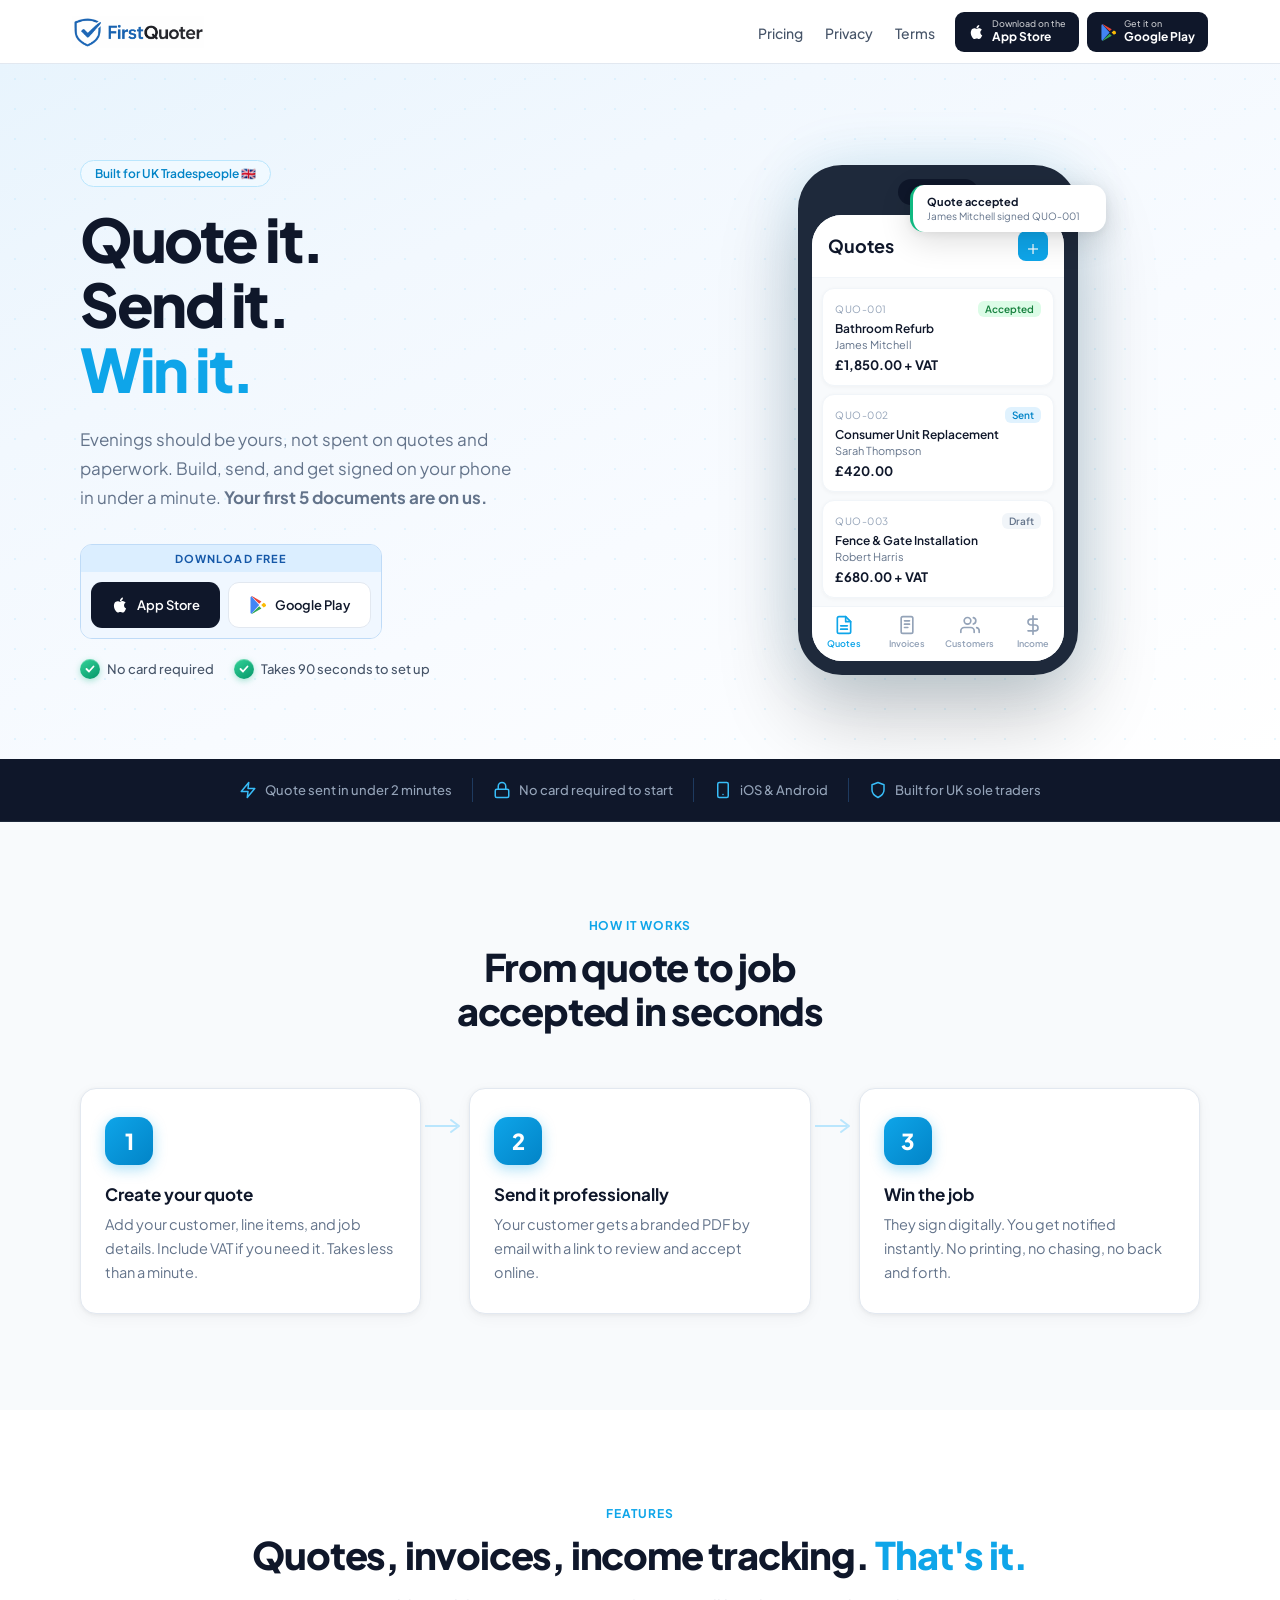
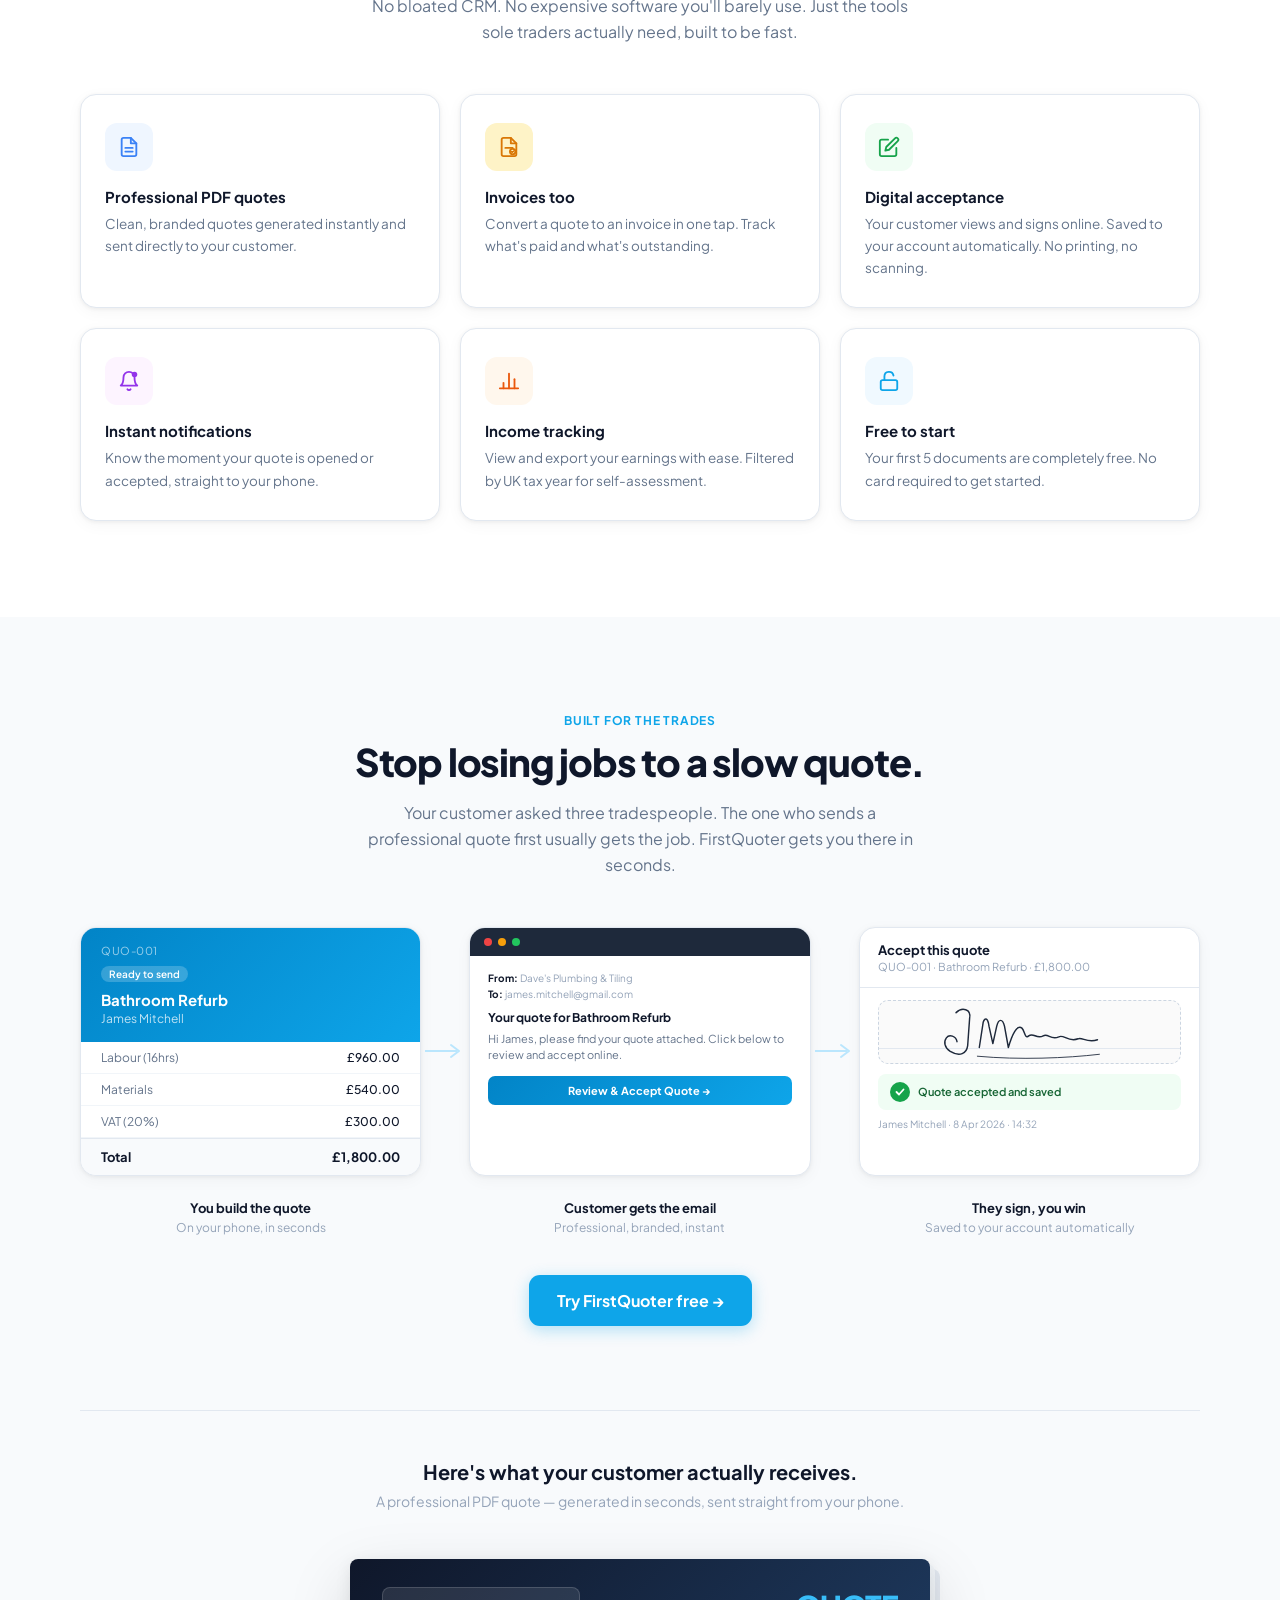
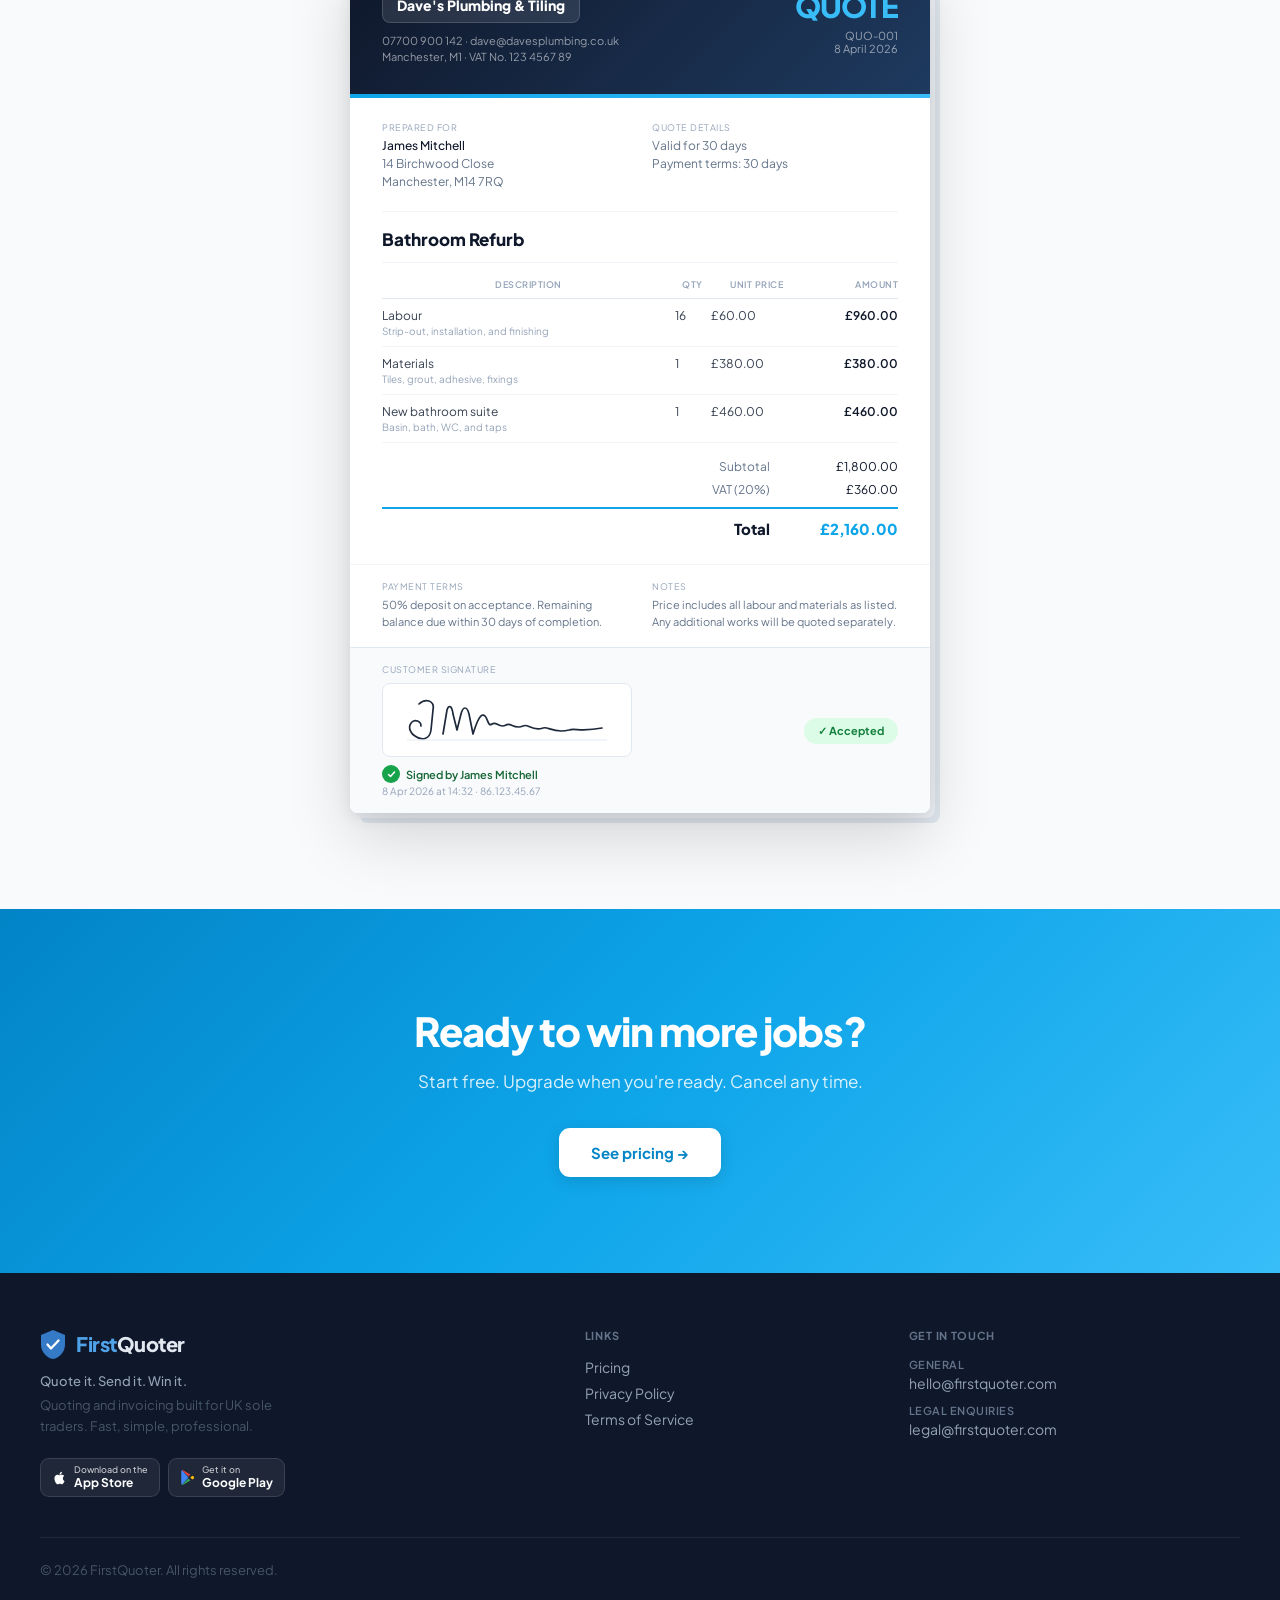
<file: index.html>
<!DOCTYPE html>
<!-- Styles: style.css -->
<html lang="en">
<head>
  <meta charset="UTF-8" />
  <meta name="viewport" content="width=device-width, initial-scale=1.0" />
  <title>FirstQuoter — Quoting &amp; Invoicing for UK Tradespeople</title>
  <meta name="description" content="Send professional quotes and invoices from your phone in under a minute. Built for UK sole traders — electricians, plumbers, builders, decorators. Free to try." />
  <meta property="og:title" content="FirstQuoter — Quote it. Send it. Win it." />
  <meta property="og:description" content="Professional quotes and invoices for UK tradespeople. Sent from your phone in seconds." />
  <meta property="og:url" content="https://firstquoter.com/" />
  <meta property="og:type" content="website" />
  <meta property="og:image" content="https://firstquoter.com/og-image.png" />
  <meta name="twitter:card" content="summary_large_image" />
  <meta name="twitter:image" content="https://firstquoter.com/og-image.png" />
  <link rel="icon" type="image/svg+xml" href="favicon.svg" />
  <link rel="icon" type="image/png" href="FQ Main Logo.png" />
  <link href="https://fonts.googleapis.com/css2?family=Plus+Jakarta+Sans:wght@400;500;600;700;800&display=swap" rel="stylesheet" />
  <link rel="stylesheet" href="style.css" />
</head>
<body>

<!-- NAV -->
<nav class="site-nav">
  <div class="nav-inner">
    <a href="index.html" class="nav-logo">
      <img src="FQ Main Logo.png" alt="FirstQuoter" height="32" />
    </a>
    <div class="nav-right">
      <ul class="nav-links">
        <li><a href="pricing.html">Pricing</a></li>
        <li><a href="privacy.html">Privacy</a></li>
        <li><a href="terms.html">Terms</a></li>
      </ul>
<div class="nav-badges">
        <a href="#" class="store-badge" aria-label="Download on the App Store">
          <svg xmlns="http://www.w3.org/2000/svg" viewBox="0 0 24 24" fill="white" width="17" height="20">
            <path d="M18.71 19.5c-.83 1.24-1.71 2.45-3.05 2.47-1.34.03-1.77-.79-3.29-.79-1.53 0-2 .77-3.27.82-1.31.05-2.3-1.32-3.14-2.53C4.25 17 2.94 12.45 4.7 9.39c.87-1.52 2.43-2.48 4.12-2.51 1.28-.02 2.5.87 3.29.87.78 0 2.26-1.07 3.8-.91.65.03 2.47.26 3.64 1.98-.09.06-2.17 1.28-2.15 3.81.03 3.02 2.65 4.03 2.68 4.04-.03.07-.42 1.44-1.38 2.83M13 3.5c.73-.83 1.94-1.46 2.94-1.5.13 1.17-.34 2.35-1.04 3.19-.69.85-1.83 1.51-2.95 1.42-.15-1.15.41-2.35 1.05-3.11z"/>
          </svg>
          <div class="store-badge-text">
            <span class="store-badge-sub">Download on the</span>
            <span class="store-badge-name">App Store</span>
          </div>
        </a>
        <a href="#" class="store-badge" aria-label="Get it on Google Play">
          <svg xmlns="http://www.w3.org/2000/svg" viewBox="0 0 24 24" width="17" height="17">
            <path d="M3.18 23.76c.32.18.68.2 1.03.06l12.35-7.13-2.96-2.97-10.42 10.04z" fill="#34A853"/>
            <path d="M22.15 10.55l-2.56-1.46L16.4 12l3.2 3.2 2.57-1.49c.74-.43.74-1.73-.02-2.16z" fill="#FBBC05"/>
            <path d="M4.21.18L16.56 7.3l-2.96 2.97L3.18.24A1.18 1.18 0 0 1 4.21.18z" fill="#EA4335"/>
            <path d="M3.18.24C2.45.67 2 1.42 2 2.34v19.32c0 .92.45 1.67 1.18 2.1l10.42-11.76L3.18.24z" fill="#4285F4"/>
          </svg>
          <div class="store-badge-text">
            <span class="store-badge-sub">Get it on</span>
            <span class="store-badge-name">Google Play</span>
          </div>
        </a>
      </div>
    </div>
    <button class="nav-hamburger" aria-label="Toggle menu" aria-expanded="false">
      <span></span><span></span><span></span>
    </button>
  </div>
  <div class="nav-mobile-menu" id="mobile-menu">
    <ul class="nav-links">
      <li><a href="pricing.html">Pricing</a></li>
      <li><a href="privacy.html">Privacy</a></li>
      <li><a href="terms.html">Terms</a></li>
    </ul>
<div class="nav-badges">
      <a href="#" class="store-badge" aria-label="Download on the App Store">
        <svg xmlns="http://www.w3.org/2000/svg" viewBox="0 0 24 24" fill="white" width="17" height="20">
          <path d="M18.71 19.5c-.83 1.24-1.71 2.45-3.05 2.47-1.34.03-1.77-.79-3.29-.79-1.53 0-2 .77-3.27.82-1.31.05-2.3-1.32-3.14-2.53C4.25 17 2.94 12.45 4.7 9.39c.87-1.52 2.43-2.48 4.12-2.51 1.28-.02 2.5.87 3.29.87.78 0 2.26-1.07 3.8-.91.65.03 2.47.26 3.64 1.98-.09.06-2.17 1.28-2.15 3.81.03 3.02 2.65 4.03 2.68 4.04-.03.07-.42 1.44-1.38 2.83M13 3.5c.73-.83 1.94-1.46 2.94-1.5.13 1.17-.34 2.35-1.04 3.19-.69.85-1.83 1.51-2.95 1.42-.15-1.15.41-2.35 1.05-3.11z"/>
        </svg>
        <div class="store-badge-text">
          <span class="store-badge-sub">Download on the</span>
          <span class="store-badge-name">App Store</span>
        </div>
      </a>
      <a href="#" class="store-badge" aria-label="Get it on Google Play">
        <svg xmlns="http://www.w3.org/2000/svg" viewBox="0 0 24 24" width="17" height="17">
          <path d="M3.18 23.76c.32.18.68.2 1.03.06l12.35-7.13-2.96-2.97-10.42 10.04z" fill="#34A853"/>
          <path d="M22.15 10.55l-2.56-1.46L16.4 12l3.2 3.2 2.57-1.49c.74-.43.74-1.73-.02-2.16z" fill="#FBBC05"/>
          <path d="M4.21.18L16.56 7.3l-2.96 2.97L3.18.24A1.18 1.18 0 0 1 4.21.18z" fill="#EA4335"/>
          <path d="M3.18.24C2.45.67 2 1.42 2 2.34v19.32c0 .92.45 1.67 1.18 2.1l10.42-11.76L3.18.24z" fill="#4285F4"/>
        </svg>
        <div class="store-badge-text">
          <span class="store-badge-sub">Get it on</span>
          <span class="store-badge-name">Google Play</span>
        </div>
      </a>
    </div>
  </div>
</nav>

<!-- SECTION 1: HERO -->
<section class="hero">
  <div class="hero-dot-pattern" aria-hidden="true"></div>
  <div class="container">
    <div class="hero-grid">
      <!-- LEFT COLUMN -->
      <div class="hero-left">
        <span class="pill-badge">Built for UK Tradespeople 🇬🇧</span>
        <h1 class="hero-h1">
          Quote it.<br>
          Send it.<br>
          <span class="accent">Win it.</span>
        </h1>
        <p class="hero-sub">Evenings should be yours, not spent on quotes and paperwork. Build, send, and get signed on your phone in under a minute. <strong>Your first 5 documents are on us.</strong></p>
        <div class="hero-download-group">
          <div class="hero-download-band">Download free</div>
          <div class="hero-ctas" id="hero-download">
          <a href="#" class="btn-store-dark">
            <svg xmlns="http://www.w3.org/2000/svg" viewBox="0 0 24 24" fill="white" width="18" height="22">
              <path d="M18.71 19.5c-.83 1.24-1.71 2.45-3.05 2.47-1.34.03-1.77-.79-3.29-.79-1.53 0-2 .77-3.27.82-1.31.05-2.3-1.32-3.14-2.53C4.25 17 2.94 12.45 4.7 9.39c.87-1.52 2.43-2.48 4.12-2.51 1.28-.02 2.5.87 3.29.87.78 0 2.26-1.07 3.8-.91.65.03 2.47.26 3.64 1.98-.09.06-2.17 1.28-2.15 3.81.03 3.02 2.65 4.03 2.68 4.04-.03.07-.42 1.44-1.38 2.83M13 3.5c.73-.83 1.94-1.46 2.94-1.5.13 1.17-.34 2.35-1.04 3.19-.69.85-1.83 1.51-2.95 1.42-.15-1.15.41-2.35 1.05-3.11z"/>
            </svg>
            App Store
          </a>
          <a href="#" class="btn-store-light">
            <svg xmlns="http://www.w3.org/2000/svg" viewBox="0 0 24 24" width="18" height="18">
              <path d="M3.18 23.76c.32.18.68.2 1.03.06l12.35-7.13-2.96-2.97-10.42 10.04z" fill="#34A853"/>
              <path d="M22.15 10.55l-2.56-1.46L16.4 12l3.2 3.2 2.57-1.49c.74-.43.74-1.73-.02-2.16z" fill="#FBBC05"/>
              <path d="M4.21.18L16.56 7.3l-2.96 2.97L3.18.24A1.18 1.18 0 0 1 4.21.18z" fill="#EA4335"/>
              <path d="M3.18.24C2.45.67 2 1.42 2 2.34v19.32c0 .92.45 1.67 1.18 2.1l10.42-11.76L3.18.24z" fill="#4285F4"/>
            </svg>
            Google Play
          </a>
        </div>
        </div><!-- /hero-download-group -->
        <div class="hero-trust">
          <div class="trust-item">
            <div class="tick-badge">
              <svg width="10" height="10" viewBox="0 0 10 10" fill="none">
                <polyline points="1.5,5 4,7.5 8.5,2.5" stroke="white" stroke-width="1.8" stroke-linecap="round" stroke-linejoin="round"/>
              </svg>
            </div>
            <span>No card required</span>
          </div>
          <div class="trust-item">
            <div class="tick-badge">
              <svg width="10" height="10" viewBox="0 0 10 10" fill="none">
                <polyline points="1.5,5 4,7.5 8.5,2.5" stroke="white" stroke-width="1.8" stroke-linecap="round" stroke-linejoin="round"/>
              </svg>
            </div>
            <span>Takes 90 seconds to set up</span>
          </div>
        </div>
      </div>

      <!-- RIGHT COLUMN: PHONE MOCKUP -->
      <div class="hero-right">
        <div class="phone-wrap">
          <div class="phone-shell">
            <div class="phone-notch"></div>
            <div class="phone-screen">
              <!-- Screen header -->
              <div class="phone-header">
                <span class="phone-header-title">Quotes</span>
                <div class="phone-add-btn">+</div>
              </div>
              <!-- Quote cards -->
              <div class="phone-cards">
                <div class="phone-card">
                  <div class="phone-card-top">
                    <span class="phone-card-ref">QUO-001</span>
                    <span class="phone-card-badge badge-accepted">Accepted</span>
                  </div>
                  <div class="phone-card-title">Bathroom Refurb</div>
                  <div class="phone-card-customer">James Mitchell</div>
                  <div class="phone-card-amount">£1,850.00 + VAT</div>
                </div>
                <div class="phone-card">
                  <div class="phone-card-top">
                    <span class="phone-card-ref">QUO-002</span>
                    <span class="phone-card-badge badge-sent">Sent</span>
                  </div>
                  <div class="phone-card-title">Consumer Unit Replacement</div>
                  <div class="phone-card-customer">Sarah Thompson</div>
                  <div class="phone-card-amount">£420.00</div>
                </div>
                <div class="phone-card">
                  <div class="phone-card-top">
                    <span class="phone-card-ref">QUO-003</span>
                    <span class="phone-card-badge badge-draft">Draft</span>
                  </div>
                  <div class="phone-card-title">Fence &amp; Gate Installation</div>
                  <div class="phone-card-customer">Robert Harris</div>
                  <div class="phone-card-amount">£680.00 + VAT</div>
                </div>
              </div>
              <!-- Bottom tab bar -->
              <div class="phone-tabs">
                <div class="phone-tab active">
                  <svg width="20" height="20" viewBox="0 0 24 24" fill="none" stroke="#0ea5e9" stroke-width="2" stroke-linecap="round" stroke-linejoin="round">
                    <path d="M14 2H6a2 2 0 0 0-2 2v16a2 2 0 0 0 2 2h12a2 2 0 0 0 2-2V8z"/>
                    <polyline points="14 2 14 8 20 8"/>
                    <line x1="16" y1="13" x2="8" y2="13"/>
                    <line x1="16" y1="17" x2="8" y2="17"/>
                  </svg>
                  <span class="phone-tab-label" style="color:#0ea5e9">Quotes</span>
                </div>
                <div class="phone-tab">
                  <svg width="20" height="20" viewBox="0 0 24 24" fill="none" stroke="#94a3b8" stroke-width="2" stroke-linecap="round" stroke-linejoin="round">
                    <rect x="5" y="2" width="14" height="20" rx="2"/>
                    <line x1="9" y1="7" x2="15" y2="7"/>
                    <line x1="9" y1="11" x2="15" y2="11"/>
                    <line x1="9" y1="15" x2="13" y2="15"/>
                  </svg>
                  <span class="phone-tab-label">Invoices</span>
                </div>
                <div class="phone-tab">
                  <svg width="20" height="20" viewBox="0 0 24 24" fill="none" stroke="#94a3b8" stroke-width="2" stroke-linecap="round" stroke-linejoin="round">
                    <path d="M17 21v-2a4 4 0 0 0-4-4H5a4 4 0 0 0-4 4v2"/>
                    <circle cx="9" cy="7" r="4"/>
                    <path d="M23 21v-2a4 4 0 0 0-3-3.87"/>
                    <path d="M16 3.13a4 4 0 0 1 0 7.75"/>
                  </svg>
                  <span class="phone-tab-label">Customers</span>
                </div>
                <div class="phone-tab">
                  <svg width="20" height="20" viewBox="0 0 24 24" fill="none" stroke="#94a3b8" stroke-width="2" stroke-linecap="round" stroke-linejoin="round">
                    <line x1="12" y1="1" x2="12" y2="23"/>
                    <path d="M17 5H9.5a3.5 3.5 0 0 0 0 7h5a3.5 3.5 0 0 1 0 7H6"/>
                  </svg>
                  <span class="phone-tab-label">Income</span>
                </div>
              </div>
            </div>
          </div>
          <!-- Toast notification -->
          <div class="phone-toast">
            <div class="phone-toast-title">Quote accepted</div>
            <div class="phone-toast-sub">James Mitchell signed QUO-001</div>
          </div>
        </div>
      </div>
    </div>
  </div>
</section>

<!-- PROOF STRIP -->
<section class="proof-strip">
  <div class="proof-strip-inner">
    <div class="proof-item">
      <svg width="18" height="18" viewBox="0 0 24 24" fill="none" stroke="#38bdf8" stroke-width="2" stroke-linecap="round" stroke-linejoin="round" aria-hidden="true">
        <polygon points="13 2 3 14 12 14 11 22 21 10 12 10 13 2"/>
      </svg>
      <span>Quote sent in under 2 minutes</span>
    </div>
    <div class="proof-divider" aria-hidden="true"></div>
    <div class="proof-item">
      <svg width="18" height="18" viewBox="0 0 24 24" fill="none" stroke="#38bdf8" stroke-width="2" stroke-linecap="round" stroke-linejoin="round" aria-hidden="true">
        <rect x="3" y="11" width="18" height="11" rx="2" ry="2"/>
        <path d="M7 11V7a5 5 0 0 1 10 0v4"/>
      </svg>
      <span>No card required to start</span>
    </div>
    <div class="proof-divider" aria-hidden="true"></div>
    <div class="proof-item">
      <svg width="18" height="18" viewBox="0 0 24 24" fill="none" stroke="#38bdf8" stroke-width="2" stroke-linecap="round" stroke-linejoin="round" aria-hidden="true">
        <rect x="5" y="2" width="14" height="20" rx="2" ry="2"/>
        <line x1="12" y1="18" x2="12.01" y2="18"/>
      </svg>
      <span>iOS &amp; Android</span>
    </div>
    <div class="proof-divider" aria-hidden="true"></div>
    <div class="proof-item">
      <svg width="18" height="18" viewBox="0 0 24 24" fill="none" stroke="#38bdf8" stroke-width="2" stroke-linecap="round" stroke-linejoin="round" aria-hidden="true">
        <path d="M12 22s8-4 8-10V5l-8-3-8 3v7c0 6 8 10 8 10z"/>
      </svg>
      <span>Built for UK sole traders</span>
    </div>
  </div>
</section>

<!-- SECTION 2: HOW IT WORKS -->
<section class="how-it-works">
  <div class="container">
    <div class="section-center" style="margin-bottom: 56px;">
      <p class="section-label">How it works</p>
      <h2 class="section-heading reveal" style="max-width: 480px; margin: 0 auto;">From quote to job accepted in seconds</h2>
    </div>
    <div class="steps-grid">
      <!-- Step 1 -->
      <div class="step reveal">
        <div class="step-number">1</div>
        <h3>Create your quote</h3>
        <p>Add your customer, line items, and job details. Include VAT if you need it. Takes less than a minute.</p>
      </div>
      <!-- Arrow -->
      <div class="step-arrow" aria-hidden="true">
        <svg width="40" height="24" viewBox="0 0 40 24" fill="none">
          <line x1="0" y1="12" x2="32" y2="12" stroke="#bae6fd" stroke-width="2"/>
          <polyline points="26,6 34,12 26,18" stroke="#bae6fd" stroke-width="2" fill="none" stroke-linecap="round" stroke-linejoin="round"/>
        </svg>
      </div>
      <!-- Step 2 -->
      <div class="step reveal">
        <div class="step-number">2</div>
        <h3>Send it professionally</h3>
        <p>Your customer gets a branded PDF by email with a link to review and accept online.</p>
      </div>
      <!-- Arrow -->
      <div class="step-arrow" aria-hidden="true">
        <svg width="40" height="24" viewBox="0 0 40 24" fill="none">
          <line x1="0" y1="12" x2="32" y2="12" stroke="#bae6fd" stroke-width="2"/>
          <polyline points="26,6 34,12 26,18" stroke="#bae6fd" stroke-width="2" fill="none" stroke-linecap="round" stroke-linejoin="round"/>
        </svg>
      </div>
      <!-- Step 3 -->
      <div class="step reveal">
        <div class="step-number">3</div>
        <h3>Win the job</h3>
        <p>They sign digitally. You get notified instantly. No printing, no chasing, no back and forth.</p>
      </div>
    </div>
  </div>
</section>

<!-- SECTION 3: FEATURES -->
<section class="features">
  <div class="container">
    <div class="section-center" style="margin-bottom: 48px;">
      <p class="section-label">Features</p>
      <h2 class="section-heading reveal">Quotes, invoices, income tracking. <span style="color: var(--blue)">That's it.</span></h2>
      <p class="section-subtext">No bloated CRM. No expensive software you'll barely use. Just the tools sole traders actually need, built to be fast.</p>
    </div>
    <div class="features-grid">

      <div class="feature-card reveal">
        <div class="feature-icon-wrap" style="background: #eff6ff;">
          <svg width="22" height="22" viewBox="0 0 24 24" fill="none" stroke="#3b82f6" stroke-width="2" stroke-linecap="round" stroke-linejoin="round">
            <path d="M14 2H6a2 2 0 0 0-2 2v16a2 2 0 0 0 2 2h12a2 2 0 0 0 2-2V8z"/>
            <polyline points="14 2 14 8 20 8"/>
            <line x1="8" y1="13" x2="16" y2="13"/>
            <line x1="8" y1="17" x2="16" y2="17"/>
          </svg>
        </div>
        <h3>Professional PDF quotes</h3>
        <p>Clean, branded quotes generated instantly and sent directly to your customer.</p>
      </div>

      <div class="feature-card reveal">
        <div class="feature-icon-wrap" style="background: #fef3c7;">
          <svg width="22" height="22" viewBox="0 0 24 24" fill="none" stroke="#d97706" stroke-width="2" stroke-linecap="round" stroke-linejoin="round">
            <path d="M14 2H6a2 2 0 0 0-2 2v16a2 2 0 0 0 2 2h12a2 2 0 0 0 2-2V8z"/>
            <polyline points="14 2 14 8 20 8"/>
            <line x1="8" y1="13" x2="16" y2="13"/>
            <circle cx="16" cy="17" r="3" fill="#fef3c7" stroke="#d97706" stroke-width="2"/>
            <polyline points="14.5,17 15.5,18 17.5,16" stroke="#d97706" stroke-width="1.5" stroke-linecap="round" stroke-linejoin="round"/>
          </svg>
        </div>
        <h3>Invoices too</h3>
        <p>Convert a quote to an invoice in one tap. Track what's paid and what's outstanding.</p>
      </div>

      <div class="feature-card reveal">
        <div class="feature-icon-wrap" style="background: #f0fdf4;">
          <svg width="22" height="22" viewBox="0 0 24 24" fill="none" stroke="#16a34a" stroke-width="2" stroke-linecap="round" stroke-linejoin="round">
            <path d="M11 4H4a2 2 0 0 0-2 2v14a2 2 0 0 0 2 2h14a2 2 0 0 0 2-2v-7"/>
            <path d="M18.5 2.5a2.121 2.121 0 0 1 3 3L12 15l-4 1 1-4 9.5-9.5z"/>
          </svg>
        </div>
        <h3>Digital acceptance</h3>
        <p>Your customer views and signs online. Saved to your account automatically. No printing, no scanning.</p>
      </div>

      <div class="feature-card reveal">
        <div class="feature-icon-wrap" style="background: #fdf4ff;">
          <svg width="22" height="22" viewBox="0 0 24 24" fill="none" stroke="#9333ea" stroke-width="2" stroke-linecap="round" stroke-linejoin="round">
            <path d="M18 8A6 6 0 0 0 6 8c0 7-3 9-3 9h18s-3-2-3-9"/>
            <path d="M13.73 21a2 2 0 0 1-3.46 0"/>
            <circle cx="18" cy="5" r="3" fill="#9333ea" stroke="none"/>
          </svg>
        </div>
        <h3>Instant notifications</h3>
        <p>Know the moment your quote is opened or accepted, straight to your phone.</p>
      </div>

      <div class="feature-card reveal">
        <div class="feature-icon-wrap" style="background: #fff7ed;">
          <svg width="22" height="22" viewBox="0 0 24 24" fill="none" stroke="#ea580c" stroke-width="2" stroke-linecap="round" stroke-linejoin="round">
            <line x1="18" y1="20" x2="18" y2="10"/>
            <line x1="12" y1="20" x2="12" y2="4"/>
            <line x1="6" y1="20" x2="6" y2="14"/>
            <line x1="2" y1="20" x2="22" y2="20"/>
          </svg>
        </div>
        <h3>Income tracking</h3>
        <p>View and export your earnings with ease. Filtered by UK tax year for self-assessment.</p>
      </div>

      <div class="feature-card reveal">
        <div class="feature-icon-wrap" style="background: #f0f9ff;">
          <svg width="22" height="22" viewBox="0 0 24 24" fill="none" stroke="#0ea5e9" stroke-width="2" stroke-linecap="round" stroke-linejoin="round">
            <rect x="3" y="11" width="18" height="11" rx="2" ry="2"/>
            <path d="M7 11V7a5 5 0 0 1 9.9-1"/>
          </svg>
        </div>
        <h3>Free to start</h3>
        <p>Your first 5 documents are completely free. No card required to get started.</p>
      </div>

    </div>
  </div>
</section>

<!-- SECTION 4: BUILT FOR THE TRADES -->
<section class="built-for-trades">
  <div class="container">
    <div class="section-center" style="margin-bottom: 48px;">
      <p class="section-label">Built for the trades</p>
      <h2 class="section-heading reveal">Stop losing jobs to a slow quote.</h2>
      <p class="section-subtext">Your customer asked three tradespeople. The one who sends a professional quote first usually gets the job. FirstQuoter gets you there in seconds.</p>
    </div>

    <div class="flow-animation-wrap" data-flow-mode="static">

    <div class="flow-grid">
      <!-- Card 1: Quote card -->
      <div class="flow-card reveal">
        <div class="flow-card-header-blue">
          <div class="flow-card-ref">QUO-001</div>
          <div class="flow-card-status-pill">Ready to send</div>
          <div class="flow-card-title">Bathroom Refurb</div>
          <div class="flow-card-customer">James Mitchell</div>
        </div>
        <div class="flow-quote-body">
          <div class="flow-quote-row"><span>Labour (16hrs)</span><span>£960.00</span></div>
          <div class="flow-quote-row"><span>Materials</span><span>£540.00</span></div>
          <div class="flow-quote-row"><span>VAT (20%)</span><span>£300.00</span></div>
          <div class="flow-quote-total"><span>Total</span><span>£1,800.00</span></div>
        </div>
      </div>

      <!-- Arrow 1 -->
      <div class="flow-arrow" aria-hidden="true">
        <svg width="40" height="24" viewBox="0 0 40 24" fill="none">
          <line x1="0" y1="12" x2="32" y2="12" stroke="#bae6fd" stroke-width="2"/>
          <polyline points="26,6 34,12 26,18" stroke="#bae6fd" stroke-width="2" fill="none" stroke-linecap="round" stroke-linejoin="round"/>
        </svg>
      </div>

      <!-- Card 2: Email card -->
      <div class="flow-card reveal">
        <div class="flow-email-topbar">
          <div class="dot dot-red"></div>
          <div class="dot dot-amber"></div>
          <div class="dot dot-green"></div>
        </div>
        <div class="flow-email-body">
          <div class="flow-email-meta">
            <strong>From:</strong> Dave's Plumbing &amp; Tiling<br>
            <strong>To:</strong> james.mitchell@gmail.com
          </div>
          <div class="flow-email-subject">Your quote for Bathroom Refurb</div>
          <div class="flow-email-preview">Hi James, please find your quote attached. Click below to review and accept online.</div>
          <a href="#" class="flow-email-btn">Review &amp; Accept Quote &#8594;</a>
        </div>
      </div>

      <!-- Arrow 2 -->
      <div class="flow-arrow" aria-hidden="true">
        <svg width="40" height="24" viewBox="0 0 40 24" fill="none">
          <line x1="0" y1="12" x2="32" y2="12" stroke="#bae6fd" stroke-width="2"/>
          <polyline points="26,6 34,12 26,18" stroke="#bae6fd" stroke-width="2" fill="none" stroke-linecap="round" stroke-linejoin="round"/>
        </svg>
      </div>

      <!-- Card 3: Acceptance/signature card -->
      <div class="flow-card reveal">
        <div class="flow-accept-header">
          <div class="flow-accept-title">Accept this quote</div>
          <div class="flow-accept-sub">QUO-001 &middot; Bathroom Refurb &middot; £1,800.00</div>
        </div>
        <div class="flow-accept-body">
          <div class="flow-sig-box">
            <div class="flow-sig-baseline"></div>
            <svg class="flow-sig-svg" viewBox="0 0 200 64" fill="none" xmlns="http://www.w3.org/2000/svg">
              <!-- Capital J -->
              <path d="M 24,12 C 30,6 40,8 38,18 L 36,46 C 35,54 28,58 18,52 C 12,48 11,42 14,38 C 17,34 24,36 25,42" stroke="#1e293b" stroke-width="1.5" stroke-linecap="round" stroke-linejoin="round" fill="none"/>
              <!-- M + flowing surname -->
              <path d="M 48,48 L 52,22 C 54,16 57,18 58,26 L 62,44 L 66,26 C 68,18 72,18 74,26 L 78,48 C 82,34 87,24 92,28 C 95,31 95,40 99,36 C 104,32 107,40 114,36 C 119,33 122,41 130,37 C 135,34 140,43 150,39 C 154,37 160,44 170,40" stroke="#1e293b" stroke-width="1.5" stroke-linecap="round" stroke-linejoin="round" fill="none"/>
              <!-- Underline flourish -->
              <path d="M 46,57 C 90,61 138,59 172,55" stroke="#1e293b" stroke-width="0.9" stroke-linecap="round" fill="none"/>
            </svg>
          </div>
          <div class="flow-accepted-row">
            <div class="flow-accepted-tick">
              <svg width="10" height="10" viewBox="0 0 10 10" fill="none">
                <polyline points="1.5,5 4,7.5 8.5,2.5" stroke="white" stroke-width="1.8" stroke-linecap="round" stroke-linejoin="round"/>
              </svg>
            </div>
            <span class="flow-accepted-text">Quote accepted and saved</span>
          </div>
          <div class="flow-accepted-meta">James Mitchell &middot; 8 Apr 2026 &middot; 14:32</div>
        </div>
      </div>
    </div>

    <!-- Flow labels -->
    <div class="flow-labels">
      <div class="flow-label">
        <div class="flow-label-title">You build the quote</div>
        <div class="flow-label-sub">On your phone, in seconds</div>
      </div>
      <div class="flow-label-empty"></div>
      <div class="flow-label">
        <div class="flow-label-title">Customer gets the email</div>
        <div class="flow-label-sub">Professional, branded, instant</div>
      </div>
      <div class="flow-label-empty"></div>
      <div class="flow-label">
        <div class="flow-label-title">They sign, you win</div>
        <div class="flow-label-sub">Saved to your account automatically</div>
      </div>
    </div>
    <div style="text-align:center;margin-top:40px;">
      <a href="#hero-download" class="btn-hero-cta">Try FirstQuoter free →</a>
    </div>

    </div><!-- end flow-animation-wrap -->

    <!-- Transition line -->
    <div class="flow-transition">
      <p class="flow-transition-heading">Here's what your customer actually receives.</p>
      <span class="flow-transition-sub">A professional PDF quote — generated in seconds, sent straight from your phone.</span>
    </div>

    <!-- PDF Mockup -->
    <div class="pdf-mockup-wrap">
      <div class="pdf-pages">
        <div class="pdf-back-2"></div>
        <div class="pdf-back-1"></div>
        <div class="pdf-page">

          <!-- PDF Header -->
          <div class="pdf-header">
            <div class="pdf-header-left">
              <div class="pdf-biz-box">
                <div class="pdf-biz-name">Dave's Plumbing &amp; Tiling</div>
              </div>
              <div class="pdf-contact">07700 900 142 &middot; dave@davesplumbing.co.uk<br>Manchester, M1 &middot; VAT No. 123 4567 89</div>
            </div>
            <div class="pdf-right">
              <div class="pdf-quote-label">QUOTE</div>
              <div class="pdf-quote-meta">QUO-001<br>8 April 2026</div>
            </div>
          </div>

          <!-- 4px accent bar -->
          <div class="pdf-accent-bar"></div>

          <!-- PDF Body -->
          <div class="pdf-body">
            <div class="pdf-meta-row">
              <div>
                <div class="pdf-meta-label">Prepared for</div>
                <div class="pdf-meta-value">James Mitchell</div>
                <div class="pdf-meta-value-grey">14 Birchwood Close<br>Manchester, M14 7RQ</div>
              </div>
              <div>
                <div class="pdf-meta-label">Quote details</div>
                <div class="pdf-meta-value-grey">Valid for 30 days<br>Payment terms: 30 days</div>
              </div>
            </div>

            <div class="pdf-job-title">Bathroom Refurb</div>

            <table class="pdf-table">
              <thead>
                <tr>
                  <th>Description</th>
                  <th>Qty</th>
                  <th>Unit price</th>
                  <th>Amount</th>
                </tr>
              </thead>
              <tbody>
                <tr>
                  <td>Labour<span class="pdf-item-sub">Strip-out, installation, and finishing</span></td>
                  <td>16</td>
                  <td>£60.00</td>
                  <td>£960.00</td>
                </tr>
                <tr>
                  <td>Materials<span class="pdf-item-sub">Tiles, grout, adhesive, fixings</span></td>
                  <td>1</td>
                  <td>£380.00</td>
                  <td>£380.00</td>
                </tr>
                <tr>
                  <td>New bathroom suite<span class="pdf-item-sub">Basin, bath, WC, and taps</span></td>
                  <td>1</td>
                  <td>£460.00</td>
                  <td>£460.00</td>
                </tr>
              </tbody>
            </table>
          </div>

          <!-- Totals -->
          <div class="pdf-totals">
            <div class="pdf-total-row">
              <span class="pdf-total-label">Subtotal</span>
              <span class="pdf-total-value">£1,800.00</span>
            </div>
            <div class="pdf-total-row">
              <span class="pdf-total-label">VAT (20%)</span>
              <span class="pdf-total-value">£360.00</span>
            </div>
            <div class="pdf-grand-total">
              <span class="pdf-total-label">Total</span>
              <span class="pdf-total-value">£2,160.00</span>
            </div>
          </div>

          <!-- Footer cols -->
          <div class="pdf-footer-cols">
            <div>
              <div class="pdf-footer-label">Payment terms</div>
              <div class="pdf-footer-text">50% deposit on acceptance. Remaining balance due within 30 days of completion.</div>
            </div>
            <div>
              <div class="pdf-footer-label">Notes</div>
              <div class="pdf-footer-text">Price includes all labour and materials as listed. Any additional works will be quoted separately.</div>
            </div>
          </div>

          <!-- Signature strip -->
          <div class="pdf-sig-strip">
            <div>
              <div class="pdf-sig-label">Customer signature</div>
              <div class="pdf-sig-box">
                <svg width="220" height="48" viewBox="0 0 220 48" fill="none" xmlns="http://www.w3.org/2000/svg">
                  <!-- Capital J -->
                  <path d="M 22,10 C 28,4 38,6 36,16 L 34,36 C 33,44 26,48 18,42 C 12,38 11,32 15,28 C 18,25 24,27 24,32" stroke="#1e293b" stroke-width="1.7" stroke-linecap="round" stroke-linejoin="round" fill="none"/>
                  <!-- M + flowing surname -->
                  <path d="M 46,40 L 50,16 C 52,10 55,12 56,20 L 60,36 L 64,20 C 66,12 70,12 72,20 L 76,40 C 80,27 84,18 88,22 C 91,25 91,33 95,30 C 100,27 102,35 109,31 C 114,28 117,36 126,32 C 131,29 135,38 146,34 C 151,32 157,40 172,36 C 177,34 185,38 205,34" stroke="#1e293b" stroke-width="1.7" stroke-linecap="round" stroke-linejoin="round" fill="none"/>
                  <line x1="10" y1="46" x2="210" y2="46" stroke="#e2e8f0" stroke-width="1"/>
                </svg>
              </div>
              <div class="pdf-sig-row">
                <div class="pdf-sig-tick">
                  <svg width="9" height="9" viewBox="0 0 9 9" fill="none">
                    <polyline points="1.5,4.5 3.5,6.5 7.5,2" stroke="white" stroke-width="1.5" stroke-linecap="round" stroke-linejoin="round"/>
                  </svg>
                </div>
                <span class="pdf-sig-name">Signed by James Mitchell</span>
              </div>
              <div class="pdf-sig-meta">8 Apr 2026 at 14:32 &middot; 86.123.45.67</div>
            </div>
            <div class="pdf-accepted-pill">&#10003; Accepted</div>
          </div>

        </div><!-- end pdf-page -->
      </div>
    </div>

  </div>
</section>

<!-- SECTION 5: PRICING CTA BANNER -->
<section class="pricing-cta">
  <h2>Ready to win more jobs?</h2>
  <p>Start free. Upgrade when you're ready. Cancel any time.</p>
  <a href="pricing.html" class="btn-cta-white">See pricing &#8594;</a>
</section>

<!-- FOOTER -->
<footer class="site-footer">
  <div class="footer-inner">
    <div class="footer-grid">
      <div>
        <a href="index.html" class="footer-wordmark-link" aria-label="FirstQuoter home">
          <svg width="26" height="30" viewBox="0 0 26 30" fill="none" xmlns="http://www.w3.org/2000/svg" aria-hidden="true">
            <path d="M13 1L1 6V16C1 23 7 29 13 30C19 29 25 23 25 16V6L13 1Z" fill="#357ac7"/>
            <polyline points="7.5,15.5 11,19.5 18.5,11.5" stroke="white" stroke-width="2.3" stroke-linecap="round" stroke-linejoin="round"/>
          </svg>
          <span class="footer-wordmark"><span class="footer-word-first">First</span><span class="footer-word-quoter">Quoter</span></span>
        </a>
        <p class="footer-tagline">Quote it. Send it. Win it.</p>
        <p class="footer-desc">Quoting and invoicing built for UK sole traders. Fast, simple, professional.</p>
        <div class="footer-store-badges">
          <a href="#" class="store-badge store-badge--sm" aria-label="Download on the App Store">
            <svg xmlns="http://www.w3.org/2000/svg" viewBox="0 0 24 24" fill="white" width="15" height="18">
              <path d="M18.71 19.5c-.83 1.24-1.71 2.45-3.05 2.47-1.34.03-1.77-.79-3.29-.79-1.53 0-2 .77-3.27.82-1.31.05-2.3-1.32-3.14-2.53C4.25 17 2.94 12.45 4.7 9.39c.87-1.52 2.43-2.48 4.12-2.51 1.28-.02 2.5.87 3.29.87.78 0 2.26-1.07 3.8-.91.65.03 2.47.26 3.64 1.98-.09.06-2.17 1.28-2.15 3.81.03 3.02 2.65 4.03 2.68 4.04-.03.07-.42 1.44-1.38 2.83M13 3.5c.73-.83 1.94-1.46 2.94-1.5.13 1.17-.34 2.35-1.04 3.19-.69.85-1.83 1.51-2.95 1.42-.15-1.15.41-2.35 1.05-3.11z"/>
            </svg>
            <div class="store-badge-text">
              <span class="store-badge-sub">Download on the</span>
              <span class="store-badge-name">App Store</span>
            </div>
          </a>
          <a href="#" class="store-badge store-badge--sm" aria-label="Get it on Google Play">
            <svg xmlns="http://www.w3.org/2000/svg" viewBox="0 0 24 24" width="15" height="15">
              <path d="M3.18 23.76c.32.18.68.2 1.03.06l12.35-7.13-2.96-2.97-10.42 10.04z" fill="#34A853"/>
              <path d="M22.15 10.55l-2.56-1.46L16.4 12l3.2 3.2 2.57-1.49c.74-.43.74-1.73-.02-2.16z" fill="#FBBC05"/>
              <path d="M4.21.18L16.56 7.3l-2.96 2.97L3.18.24A1.18 1.18 0 0 1 4.21.18z" fill="#EA4335"/>
              <path d="M3.18.24C2.45.67 2 1.42 2 2.34v19.32c0 .92.45 1.67 1.18 2.1l10.42-11.76L3.18.24z" fill="#4285F4"/>
            </svg>
            <div class="store-badge-text">
              <span class="store-badge-sub">Get it on</span>
              <span class="store-badge-name">Google Play</span>
            </div>
          </a>
        </div>
      </div>
      <div class="footer-col">
        <h4>Links</h4>
        <a href="pricing.html">Pricing</a>
        <a href="privacy.html">Privacy Policy</a>
        <a href="terms.html">Terms of Service</a>
      </div>
      <div class="footer-col">
        <h4>Get in touch</h4>
        <div class="footer-contact">
          <span class="footer-contact-label">General</span>
          <a href="mailto:hello@firstquoter.com">hello@firstquoter.com</a>
          <span class="footer-contact-label">Legal enquiries</span>
          <a href="mailto:legal@firstquoter.com">legal@firstquoter.com</a>
        </div>
      </div>
    </div>
    <div class="footer-bottom">
      &copy; 2026 FirstQuoter. All rights reserved.
    </div>
  </div>
</footer>

<!-- STICKY MOBILE CTA -->
<div class="sticky-mobile-cta" id="sticky-mobile-cta" aria-hidden="true">
  <a href="#hero-download" class="sticky-mobile-cta-btn">Try FirstQuoter free →</a>
</div>

<script>
  // Sticky mobile CTA
  (function () {
    var bar = document.getElementById('sticky-mobile-cta');
    var sentinel = document.querySelector('.how-it-works');
    if (!bar || !sentinel || !window.IntersectionObserver) return;
    var observer = new IntersectionObserver(function (entries) {
      entries.forEach(function (entry) {
        var visible = entry.isIntersecting;
        bar.classList.toggle('sticky-mobile-cta--visible', visible);
        bar.setAttribute('aria-hidden', visible ? 'false' : 'true');
      });
    }, { threshold: 0 });
    observer.observe(sentinel);
  }());

  // Hamburger menu
  const hamburger = document.querySelector('.nav-hamburger');
  const mobileMenu = document.getElementById('mobile-menu');
  hamburger.addEventListener('click', () => {
    const isOpen = mobileMenu.classList.toggle('open');
    hamburger.setAttribute('aria-expanded', isOpen);
  });
  document.querySelectorAll('#mobile-menu a').forEach(link => {
    link.addEventListener('click', () => {
      mobileMenu.classList.remove('open');
      hamburger.setAttribute('aria-expanded', 'false');
    });
  });

  // Scroll reveal
  if (window.IntersectionObserver) {
    var revealObserver = new IntersectionObserver(function (entries) {
      entries.forEach(function (entry) {
        if (entry.isIntersecting) {
          entry.target.classList.add('revealed');
          revealObserver.unobserve(entry.target);
        }
      });
    }, { threshold: 0.08, rootMargin: '0px 0px -40px 0px' });

    document.querySelectorAll('.reveal').forEach(function (el) {
      revealObserver.observe(el);
    });
  } else {
    // Fallback: show everything
    document.querySelectorAll('.reveal').forEach(function (el) {
      el.classList.add('revealed');
    });
  }
</script>

</body>
</html>
</file>
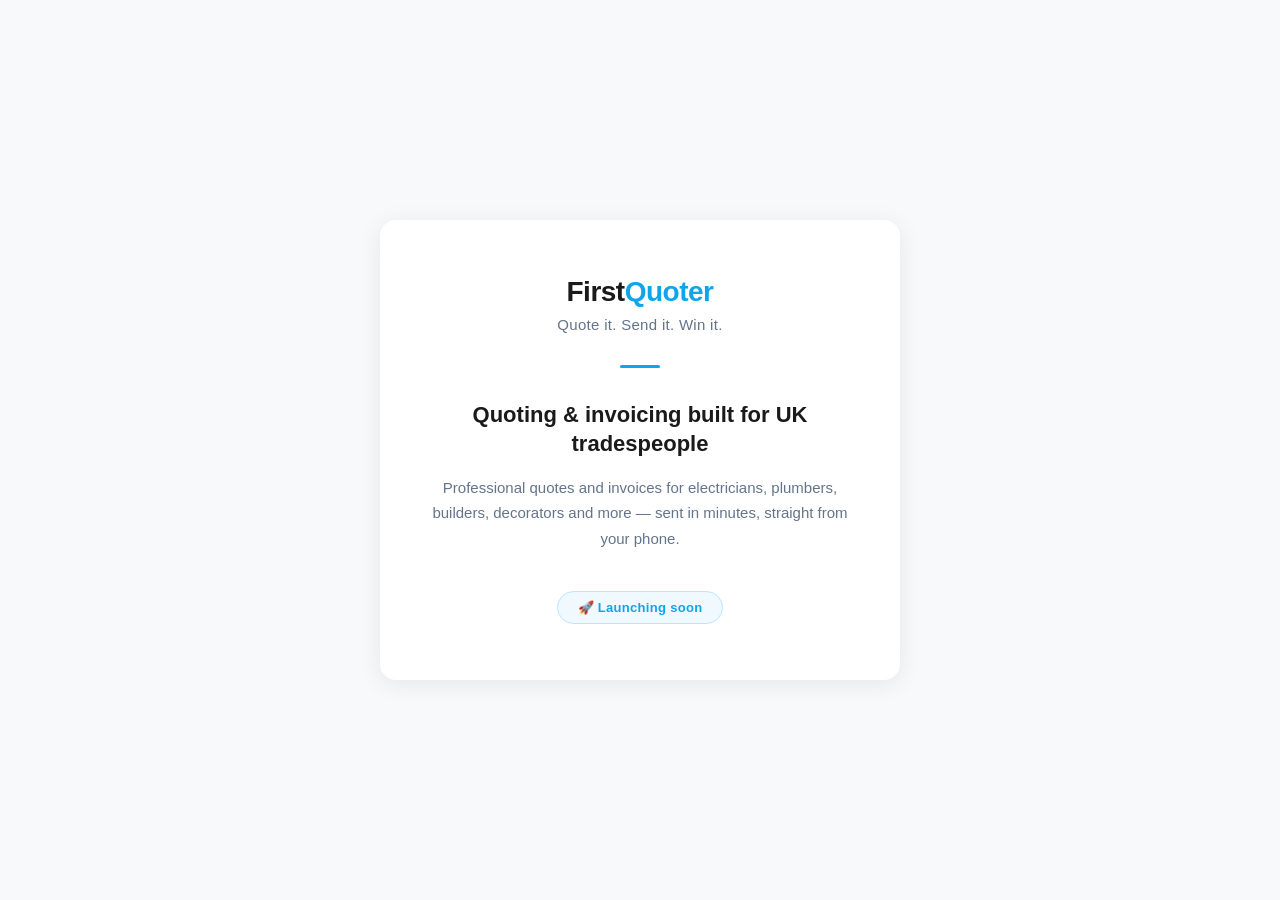
<file: Landing page.html>
<!DOCTYPE html>
<html lang="en">
<head>
  <meta charset="UTF-8" />
  <meta name="viewport" content="width=device-width, initial-scale=1.0" />
  <title>FirstQuoter — Quoting & Invoicing for UK Tradespeople</title>
  <style>
    * { margin: 0; padding: 0; box-sizing: border-box; }

    body {
      font-family: -apple-system, BlinkMacSystemFont, 'Segoe UI', Roboto, sans-serif;
      background: #f8f9fa;
      display: flex;
      align-items: center;
      justify-content: center;
      min-height: 100vh;
      padding: 24px;
    }

    .card {
      background: white;
      border-radius: 16px;
      padding: 56px 48px;
      max-width: 520px;
      width: 100%;
      text-align: center;
      box-shadow: 0 4px 24px rgba(0,0,0,0.08);
    }

    .logo {
      font-size: 28px;
      font-weight: 700;
      color: #1a1a1a;
      letter-spacing: -0.5px;
      margin-bottom: 8px;
    }

    .logo span {
      color: #0ea5e9;
    }

    .tagline {
      font-size: 15px;
      color: #64748b;
      margin-bottom: 32px;
      font-weight: 500;
      letter-spacing: 0.3px;
    }

    .divider {
      width: 40px;
      height: 3px;
      background: #0ea5e9;
      border-radius: 2px;
      margin: 0 auto 32px;
    }

    .headline {
      font-size: 22px;
      font-weight: 700;
      color: #1a1a1a;
      line-height: 1.35;
      margin-bottom: 16px;
    }

    .description {
      font-size: 15px;
      color: #64748b;
      line-height: 1.7;
      margin-bottom: 40px;
    }

    .badge {
      display: inline-block;
      background: #f0f9ff;
      color: #0ea5e9;
      border: 1px solid #bae6fd;
      border-radius: 20px;
      padding: 8px 20px;
      font-size: 13px;
      font-weight: 600;
      letter-spacing: 0.3px;
    }
  </style>
</head>
<body>
  <div class="card">
    <div class="logo">First<span>Quoter</span></div>
    <div class="tagline">Quote it. Send it. Win it.</div>
    <div class="divider"></div>
    <div class="headline">Quoting &amp; invoicing built for UK tradespeople</div>
    <p class="description">
      Professional quotes and invoices for electricians, plumbers,<br>
      builders, decorators and more — sent in minutes, straight from your phone.
    </p>
    <div class="badge">🚀 Launching soon</div>
  </div>
</body>
</html>
</file>
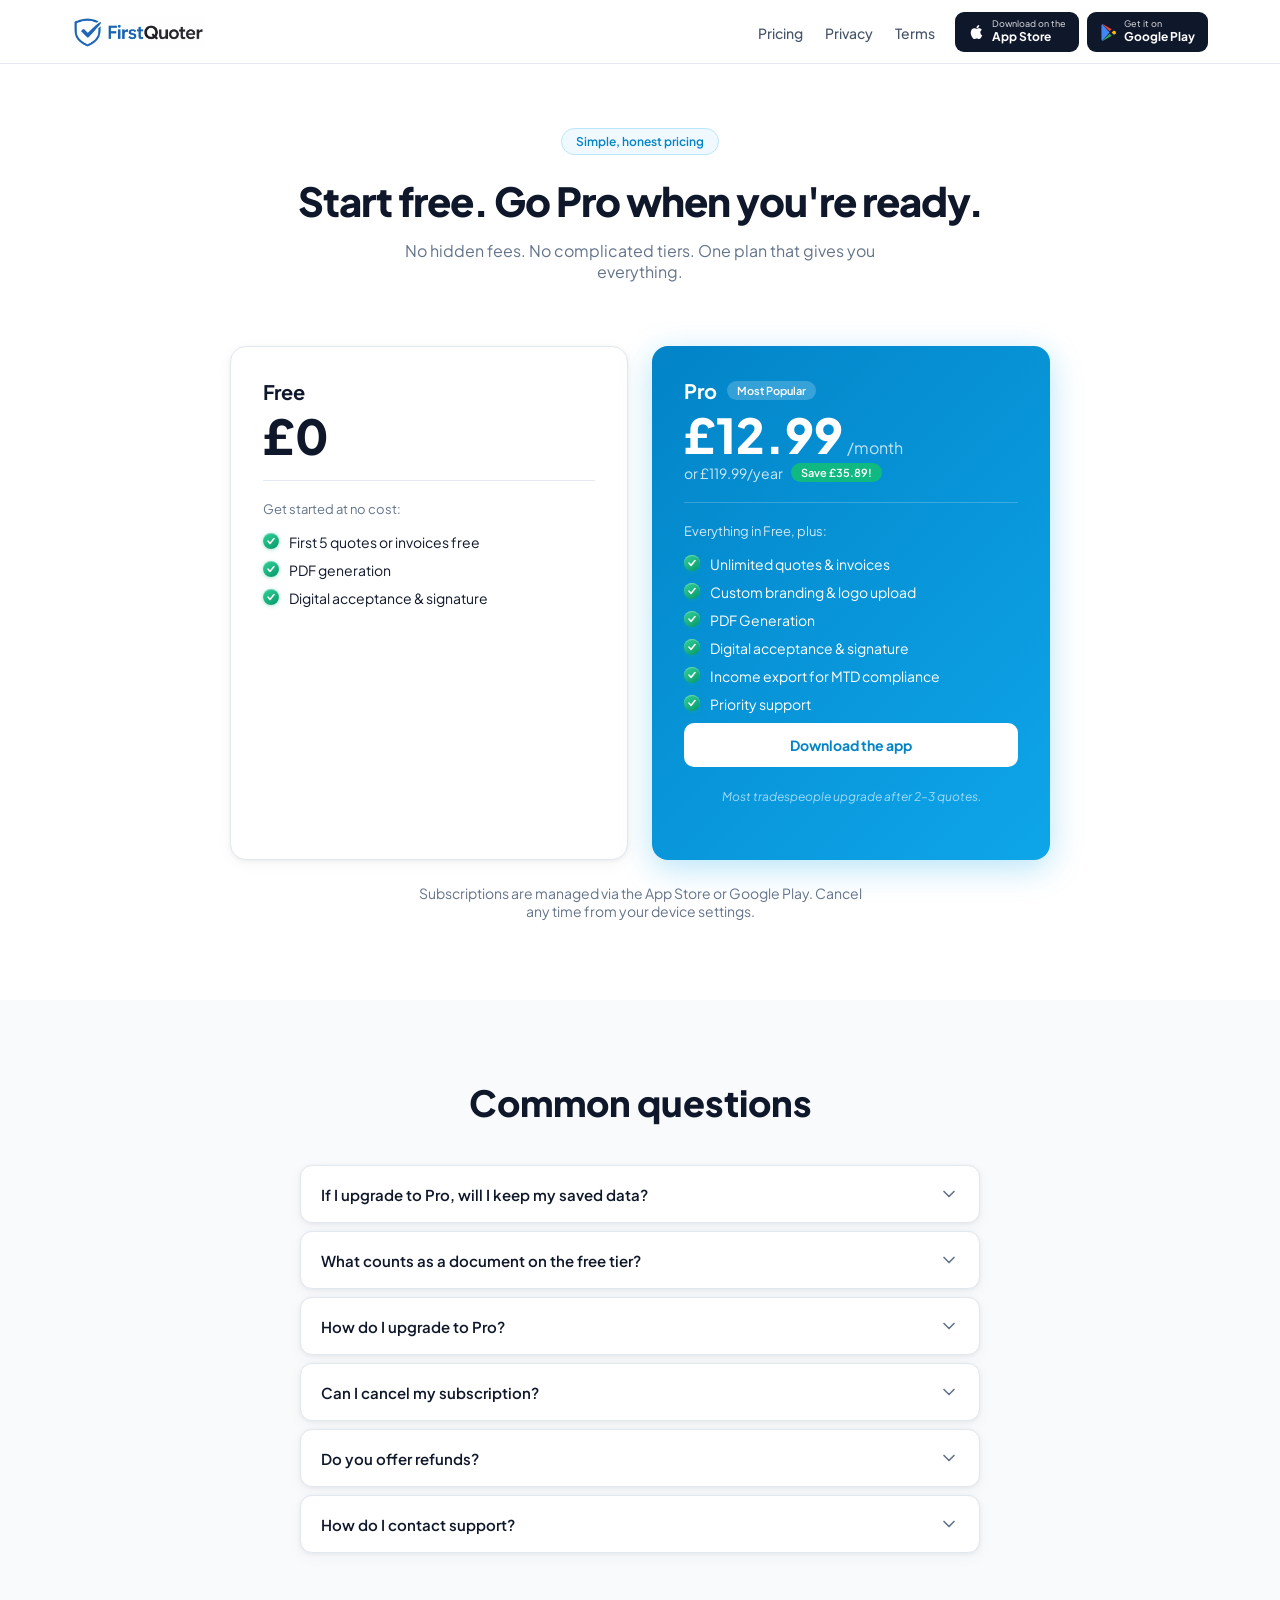
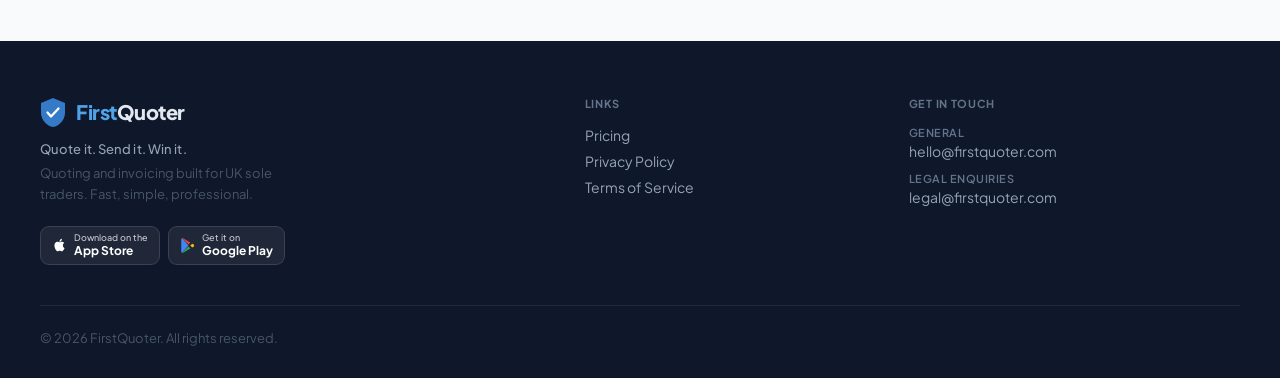
<file: pricing.html>
<!DOCTYPE html>
<!-- Styles: style.css -->
<html lang="en">
<head>
  <meta charset="UTF-8" />
  <meta name="viewport" content="width=device-width, initial-scale=1.0" />
  <title>Pricing — FirstQuoter</title>
  <meta name="description" content="Simple, honest pricing for FirstQuoter. Start free with 10 documents, upgrade to Pro for £9.99/month." />
  <meta property="og:title" content="Pricing — FirstQuoter" />
  <meta property="og:description" content="Simple, honest pricing. Start free, upgrade to Pro when you're ready." />
  <meta property="og:url" content="https://firstquoter.com/pricing.html" />
  <meta property="og:type" content="website" />
  <meta property="og:image" content="https://firstquoter.com/og-image.png" />
  <meta name="twitter:card" content="summary_large_image" />
  <meta name="twitter:image" content="https://firstquoter.com/og-image.png" />
  <link rel="icon" type="image/svg+xml" href="favicon.svg" />
  <link rel="icon" type="image/png" href="FQ Main Logo.png" />
  <link href="https://fonts.googleapis.com/css2?family=Plus+Jakarta+Sans:wght@400;500;600;700;800&display=swap" rel="stylesheet" />
  <link rel="stylesheet" href="style.css" />
</head>
<body>

<nav class="site-nav">
  <div class="nav-inner">
    <a href="index.html" class="nav-logo">
      <img src="FQ Main Logo.png" alt="FirstQuoter" height="32" />
    </a>
    <div class="nav-right">
      <ul class="nav-links">
        <li><a href="pricing.html">Pricing</a></li>
        <li><a href="privacy.html">Privacy</a></li>
        <li><a href="terms.html">Terms</a></li>
      </ul>
      <div class="nav-badges">
        <!-- TODO: Add App Store link when live -->
        <a href="#" class="store-badge" aria-label="Download on the App Store">
          <svg xmlns="http://www.w3.org/2000/svg" viewBox="0 0 24 24" fill="white" width="17" height="20">
            <path d="M18.71 19.5c-.83 1.24-1.71 2.45-3.05 2.47-1.34.03-1.77-.79-3.29-.79-1.53 0-2 .77-3.27.82-1.31.05-2.3-1.32-3.14-2.53C4.25 17 2.94 12.45 4.7 9.39c.87-1.52 2.43-2.48 4.12-2.51 1.28-.02 2.5.87 3.29.87.78 0 2.26-1.07 3.8-.91.65.03 2.47.26 3.64 1.98-.09.06-2.17 1.28-2.15 3.81.03 3.02 2.65 4.03 2.68 4.04-.03.07-.42 1.44-1.38 2.83M13 3.5c.73-.83 1.94-1.46 2.94-1.5.13 1.17-.34 2.35-1.04 3.19-.69.85-1.83 1.51-2.95 1.42-.15-1.15.41-2.35 1.05-3.11z"/>
          </svg>
          <div class="store-badge-text">
            <span class="store-badge-sub">Download on the</span>
            <span class="store-badge-name">App Store</span>
          </div>
        </a>
        <!-- TODO: Add Google Play link when live -->
        <a href="#" class="store-badge" aria-label="Get it on Google Play">
          <svg xmlns="http://www.w3.org/2000/svg" viewBox="0 0 24 24" width="17" height="17">
            <path d="M3.18 23.76c.32.18.68.2 1.03.06l12.35-7.13-2.96-2.97-10.42 10.04z" fill="#34A853"/>
            <path d="M22.15 10.55l-2.56-1.46L16.4 12l3.2 3.2 2.57-1.49c.74-.43.74-1.73-.02-2.16z" fill="#FBBC05"/>
            <path d="M4.21.18L16.56 7.3l-2.96 2.97L3.18.24A1.18 1.18 0 0 1 4.21.18z" fill="#EA4335"/>
            <path d="M3.18.24C2.45.67 2 1.42 2 2.34v19.32c0 .92.45 1.67 1.18 2.1l10.42-11.76L3.18.24z" fill="#4285F4"/>
          </svg>
          <div class="store-badge-text">
            <span class="store-badge-sub">Get it on</span>
            <span class="store-badge-name">Google Play</span>
          </div>
        </a>
      </div>
    </div>
    <button class="nav-hamburger" aria-label="Toggle menu" aria-expanded="false">
      <span></span><span></span><span></span>
    </button>
  </div>
  <div class="nav-mobile-menu" id="mobile-menu">
    <ul class="nav-links">
      <li><a href="pricing.html">Pricing</a></li>
      <li><a href="privacy.html">Privacy</a></li>
      <li><a href="terms.html">Terms</a></li>
    </ul>
    <div class="nav-badges">
      <!-- TODO: Add App Store link when live -->
      <a href="#" class="store-badge" aria-label="Download on the App Store">
        <svg xmlns="http://www.w3.org/2000/svg" viewBox="0 0 24 24" fill="white" width="17" height="20">
          <path d="M18.71 19.5c-.83 1.24-1.71 2.45-3.05 2.47-1.34.03-1.77-.79-3.29-.79-1.53 0-2 .77-3.27.82-1.31.05-2.3-1.32-3.14-2.53C4.25 17 2.94 12.45 4.7 9.39c.87-1.52 2.43-2.48 4.12-2.51 1.28-.02 2.5.87 3.29.87.78 0 2.26-1.07 3.8-.91.65.03 2.47.26 3.64 1.98-.09.06-2.17 1.28-2.15 3.81.03 3.02 2.65 4.03 2.68 4.04-.03.07-.42 1.44-1.38 2.83M13 3.5c.73-.83 1.94-1.46 2.94-1.5.13 1.17-.34 2.35-1.04 3.19-.69.85-1.83 1.51-2.95 1.42-.15-1.15.41-2.35 1.05-3.11z"/>
        </svg>
        <div class="store-badge-text">
          <span class="store-badge-sub">Download on the</span>
          <span class="store-badge-name">App Store</span>
        </div>
      </a>
      <!-- TODO: Add Google Play link when live -->
      <a href="#" class="store-badge" aria-label="Get it on Google Play">
        <svg xmlns="http://www.w3.org/2000/svg" viewBox="0 0 24 24" width="17" height="17">
          <path d="M3.18 23.76c.32.18.68.2 1.03.06l12.35-7.13-2.96-2.97-10.42 10.04z" fill="#34A853"/>
          <path d="M22.15 10.55l-2.56-1.46L16.4 12l3.2 3.2 2.57-1.49c.74-.43.74-1.73-.02-2.16z" fill="#FBBC05"/>
          <path d="M4.21.18L16.56 7.3l-2.96 2.97L3.18.24A1.18 1.18 0 0 1 4.21.18z" fill="#EA4335"/>
          <path d="M3.18.24C2.45.67 2 1.42 2 2.34v19.32c0 .92.45 1.67 1.18 2.1l10.42-11.76L3.18.24z" fill="#4285F4"/>
        </svg>
        <div class="store-badge-text">
          <span class="store-badge-sub">Get it on</span>
          <span class="store-badge-name">Google Play</span>
        </div>
      </a>
    </div>
  </div>
</nav>

<section class="pricing-hero">
  <span class="pill-badge">Simple, honest pricing</span>
  <h1>Start free. Go Pro when you're ready.</h1>
  <p>No hidden fees. No complicated tiers. One plan that gives you everything.</p>
</section>

<section class="pricing-cards-section">
  <div class="pricing-cards-wrap">

    <!-- FREE CARD -->
    <div class="pricing-card">
      <div class="pricing-plan-name">Free</div>
      <div class="pricing-price">£0</div>
      <hr class="pricing-divider">
      <div class="pricing-features-label">Get started at no cost:</div>
      <ul class="pricing-features-list">
        <li class="pricing-feature-item">
          <div class="tick-badge-sm">
            <svg width="8" height="8" viewBox="0 0 8 8" fill="none">
              <polyline points="1,4 3,6.5 7,1.5" stroke="white" stroke-width="1.5" stroke-linecap="round" stroke-linejoin="round"/>
            </svg>
          </div>
          <span>First 5 quotes or invoices free</span>
        </li>
        <li class="pricing-feature-item">
          <div class="tick-badge-sm">
            <svg width="8" height="8" viewBox="0 0 8 8" fill="none">
              <polyline points="1,4 3,6.5 7,1.5" stroke="white" stroke-width="1.5" stroke-linecap="round" stroke-linejoin="round"/>
            </svg>
          </div>
          <span>PDF generation</span>
        </li>
        <li class="pricing-feature-item">
          <div class="tick-badge-sm">
            <svg width="8" height="8" viewBox="0 0 8 8" fill="none">
              <polyline points="1,4 3,6.5 7,1.5" stroke="white" stroke-width="1.5" stroke-linecap="round" stroke-linejoin="round"/>
            </svg>
          </div>       
          <span>Digital acceptance &amp; signature</span>
        </li>        
    </div>

    <!-- PRO CARD -->
    <div class="pricing-card-pro">
      <div class="pricing-plan-row">
        <span class="pricing-plan-name-white">Pro</span>
        <span class="pricing-popular-badge">Most Popular</span>
      </div>
      <div style="display:flex;align-items:baseline;gap:4px;margin-bottom:4px;">
        <span class="pricing-price-white">£12.99</span>
        <span class="pricing-period-white">/month</span>
      </div>
      <div class="pricing-annual-row">
        <span class="pricing-annual-text">or £119.99/year</span>
        <span class="pricing-save-badge">Save £35.89!</span>
      </div>
      <hr class="pricing-divider-white">
      <div class="pricing-features-label-white">Everything in Free, plus:</div>
      <ul class="pricing-features-list">
        <li class="pricing-feature-item-white">
          <div class="tick-badge-sm">
            <svg width="8" height="8" viewBox="0 0 8 8" fill="none">
              <polyline points="1,4 3,6.5 7,1.5" stroke="white" stroke-width="1.5" stroke-linecap="round" stroke-linejoin="round"/>
            </svg>
          </div>
          <span>Unlimited quotes &amp; invoices</span>
        </li>
        <li class="pricing-feature-item-white">
          <div class="tick-badge-sm">
            <svg width="8" height="8" viewBox="0 0 8 8" fill="none">
              <polyline points="1,4 3,6.5 7,1.5" stroke="white" stroke-width="1.5" stroke-linecap="round" stroke-linejoin="round"/>
            </svg>
          </div>
          <span>Custom branding &amp; logo upload</span>
        </li>
        <li class="pricing-feature-item-white">
          <div class="tick-badge-sm">
            <svg width="8" height="8" viewBox="0 0 8 8" fill="none">
              <polyline points="1,4 3,6.5 7,1.5" stroke="white" stroke-width="1.5" stroke-linecap="round" stroke-linejoin="round"/>
            </svg>
          </div>
          <span>PDF Generation</span>
        </li>
        <li class="pricing-feature-item-white">
          <div class="tick-badge-sm">
            <svg width="8" height="8" viewBox="0 0 8 8" fill="none">
              <polyline points="1,4 3,6.5 7,1.5" stroke="white" stroke-width="1.5" stroke-linecap="round" stroke-linejoin="round"/>
            </svg>
          </div>
          <span>Digital acceptance &amp; signature</span>       
        </li>
        <li class="pricing-feature-item-white">
          <div class="tick-badge-sm">
            <svg width="8" height="8" viewBox="0 0 8 8" fill="none">
              <polyline points="1,4 3,6.5 7,1.5" stroke="white" stroke-width="1.5" stroke-linecap="round" stroke-linejoin="round"/>
            </svg>
          </div>
          <span>Income export for MTD compliance</em></span>
         </li>
        <li class="pricing-feature-item-white">
          <div class="tick-badge-sm">
            <svg width="8" height="8" viewBox="0 0 8 8" fill="none">
              <polyline points="1,4 3,6.5 7,1.5" stroke="white" stroke-width="1.5" stroke-linecap="round" stroke-linejoin="round"/>
            </svg>
          </div>
          <span>Priority support</span>
        </li>
        
      <!-- TODO: Add App Store link when live -->
      <a href="#" class="btn-white-full">Download the app</a>
      <p class="pro-social-proof">Most tradespeople upgrade after 2–3 quotes.</p>
    </div>

  </div>
  <p class="pricing-note">Subscriptions are managed via the App Store or Google Play. Cancel any time from your device settings.</p>
</section>

<section class="faq-section">
  <h2>Common questions</h2>
  <div class="faq-list">

    <div class="faq-item">
      <button class="faq-question" aria-expanded="false">
        If I upgrade to Pro, will I keep my saved data?
        <svg class="faq-chevron" width="20" height="20" viewBox="0 0 24 24" fill="none" stroke="#64748b" stroke-width="2" stroke-linecap="round" stroke-linejoin="round">
          <polyline points="6 9 12 15 18 9"/>
        </svg>
      </button>
      <div class="faq-answer">Yes of course! Your account will upgrade with all of your sent quotes, invoices and income tracking, including any drafts you have saved.</div>
    </div>

    <div class="faq-item">
      <button class="faq-question" aria-expanded="false">
        What counts as a document on the free tier?
        <svg class="faq-chevron" width="20" height="20" viewBox="0 0 24 24" fill="none" stroke="#64748b" stroke-width="2" stroke-linecap="round" stroke-linejoin="round">
          <polyline points="6 9 12 15 18 9"/>
        </svg>
      </button>
      <div class="faq-answer">Any quote you send and any invoice you create counts toward your document limit. Drafts you haven't sent don't count, so you can take your time putting together a quote without using up your allowance.</div>
    </div>

    <div class="faq-item">
      <button class="faq-question" aria-expanded="false">
        How do I upgrade to Pro?
        <svg class="faq-chevron" width="20" height="20" viewBox="0 0 24 24" fill="none" stroke="#64748b" stroke-width="2" stroke-linecap="round" stroke-linejoin="round">
          <polyline points="6 9 12 15 18 9"/>
        </svg>
      </button>
      <div class="faq-answer">Tap the upgrade prompt in the app when you hit your limit, or go to your account settings at any time. Payment is handled securely via the App Store or Google Play. No card details are ever shared with FirstQuoter directly.</div>
    </div>

    <div class="faq-item">
      <button class="faq-question" aria-expanded="false">
        Can I cancel my subscription?
        <svg class="faq-chevron" width="20" height="20" viewBox="0 0 24 24" fill="none" stroke="#64748b" stroke-width="2" stroke-linecap="round" stroke-linejoin="round">
          <polyline points="6 9 12 15 18 9"/>
        </svg>
      </button>
      <div class="faq-answer">Yes, at any time through your device's subscription settings (App Store or Google Play). You'll keep Pro access until the end of your current billing period and won't be charged again after that.</div>
    </div>

    <div class="faq-item">
      <button class="faq-question" aria-expanded="false">
        Do you offer refunds?
        <svg class="faq-chevron" width="20" height="20" viewBox="0 0 24 24" fill="none" stroke="#64748b" stroke-width="2" stroke-linecap="round" stroke-linejoin="round">
          <polyline points="6 9 12 15 18 9"/>
        </svg>
      </button>
      <div class="faq-answer">Refunds are handled by Apple or Google in line with their standard policies. If you have an issue, contact us at <a href="mailto:hello@firstquoter.com">hello@firstquoter.com</a> and we'll do our best to help.</div>
    </div>

    <div class="faq-item">
      <button class="faq-question" aria-expanded="false">
        How do I contact support?
        <svg class="faq-chevron" width="20" height="20" viewBox="0 0 24 24" fill="none" stroke="#64748b" stroke-width="2" stroke-linecap="round" stroke-linejoin="round">
          <polyline points="6 9 12 15 18 9"/>
        </svg>
      </button>
      <div class="faq-answer">You can do this by going into your profile in the app and selecting help, or alternatively contact us at <a href="mailto:hello@firstquoter.com">hello@firstquoter.com</a> and we will respond within 24 hours.</div>
    </div>

  </div>
</section>

<footer class="site-footer">
  <div class="footer-inner">
    <div class="footer-grid">
      <div>
        <a href="index.html" class="footer-wordmark-link" aria-label="FirstQuoter home">
          <svg width="26" height="30" viewBox="0 0 26 30" fill="none" xmlns="http://www.w3.org/2000/svg" aria-hidden="true">
            <path d="M13 1L1 6V16C1 23 7 29 13 30C19 29 25 23 25 16V6L13 1Z" fill="#357ac7"/>
            <polyline points="7.5,15.5 11,19.5 18.5,11.5" stroke="white" stroke-width="2.3" stroke-linecap="round" stroke-linejoin="round"/>
          </svg>
          <span class="footer-wordmark"><span class="footer-word-first">First</span><span class="footer-word-quoter">Quoter</span></span>
        </a>
        <p class="footer-tagline">Quote it. Send it. Win it.</p>
        <p class="footer-desc">Quoting and invoicing built for UK sole traders. Fast, simple, professional.</p>
        <div class="footer-store-badges">
          <a href="#" class="store-badge store-badge--sm" aria-label="Download on the App Store">
            <svg xmlns="http://www.w3.org/2000/svg" viewBox="0 0 24 24" fill="white" width="15" height="18">
              <path d="M18.71 19.5c-.83 1.24-1.71 2.45-3.05 2.47-1.34.03-1.77-.79-3.29-.79-1.53 0-2 .77-3.27.82-1.31.05-2.3-1.32-3.14-2.53C4.25 17 2.94 12.45 4.7 9.39c.87-1.52 2.43-2.48 4.12-2.51 1.28-.02 2.5.87 3.29.87.78 0 2.26-1.07 3.8-.91.65.03 2.47.26 3.64 1.98-.09.06-2.17 1.28-2.15 3.81.03 3.02 2.65 4.03 2.68 4.04-.03.07-.42 1.44-1.38 2.83M13 3.5c.73-.83 1.94-1.46 2.94-1.5.13 1.17-.34 2.35-1.04 3.19-.69.85-1.83 1.51-2.95 1.42-.15-1.15.41-2.35 1.05-3.11z"/>
            </svg>
            <div class="store-badge-text">
              <span class="store-badge-sub">Download on the</span>
              <span class="store-badge-name">App Store</span>
            </div>
          </a>
          <a href="#" class="store-badge store-badge--sm" aria-label="Get it on Google Play">
            <svg xmlns="http://www.w3.org/2000/svg" viewBox="0 0 24 24" width="15" height="15">
              <path d="M3.18 23.76c.32.18.68.2 1.03.06l12.35-7.13-2.96-2.97-10.42 10.04z" fill="#34A853"/>
              <path d="M22.15 10.55l-2.56-1.46L16.4 12l3.2 3.2 2.57-1.49c.74-.43.74-1.73-.02-2.16z" fill="#FBBC05"/>
              <path d="M4.21.18L16.56 7.3l-2.96 2.97L3.18.24A1.18 1.18 0 0 1 4.21.18z" fill="#EA4335"/>
              <path d="M3.18.24C2.45.67 2 1.42 2 2.34v19.32c0 .92.45 1.67 1.18 2.1l10.42-11.76L3.18.24z" fill="#4285F4"/>
            </svg>
            <div class="store-badge-text">
              <span class="store-badge-sub">Get it on</span>
              <span class="store-badge-name">Google Play</span>
            </div>
          </a>
        </div>
      </div>
      <div class="footer-col">
        <h4>Links</h4>
        <a href="pricing.html">Pricing</a>
        <a href="privacy.html">Privacy Policy</a>
        <a href="terms.html">Terms of Service</a>
      </div>
      <div class="footer-col">
        <h4>Get in touch</h4>
        <div class="footer-contact">
          <span class="footer-contact-label">General</span>
          <a href="mailto:hello@firstquoter.com">hello@firstquoter.com</a>
          <span class="footer-contact-label">Legal enquiries</span>
          <a href="mailto:legal@firstquoter.com">legal@firstquoter.com</a>
        </div>
      </div>
    </div>
    <div class="footer-bottom">
      &copy; 2026 FirstQuoter. All rights reserved.
    </div>
  </div>
</footer>

<script>
  // Hamburger menu
  const hamburger = document.querySelector('.nav-hamburger');
  const mobileMenu = document.getElementById('mobile-menu');
  hamburger.addEventListener('click', () => {
    const isOpen = mobileMenu.classList.toggle('open');
    hamburger.setAttribute('aria-expanded', isOpen);
  });
  document.querySelectorAll('#mobile-menu a').forEach(link => {
    link.addEventListener('click', () => {
      mobileMenu.classList.remove('open');
      hamburger.setAttribute('aria-expanded', 'false');
    });
  });

  // FAQ accordion
  document.querySelectorAll('.faq-question').forEach(btn => {
    btn.addEventListener('click', () => {
      const item = btn.closest('.faq-item');
      const isOpen = item.classList.contains('open');
      // Close all
      document.querySelectorAll('.faq-item').forEach(i => {
        i.classList.remove('open');
        i.querySelector('.faq-question').setAttribute('aria-expanded', 'false');
      });
      // Open clicked if it was closed
      if (!isOpen) {
        item.classList.add('open');
        btn.setAttribute('aria-expanded', 'true');
      }
    });
  });
</script>
</body>
</html>
</file>
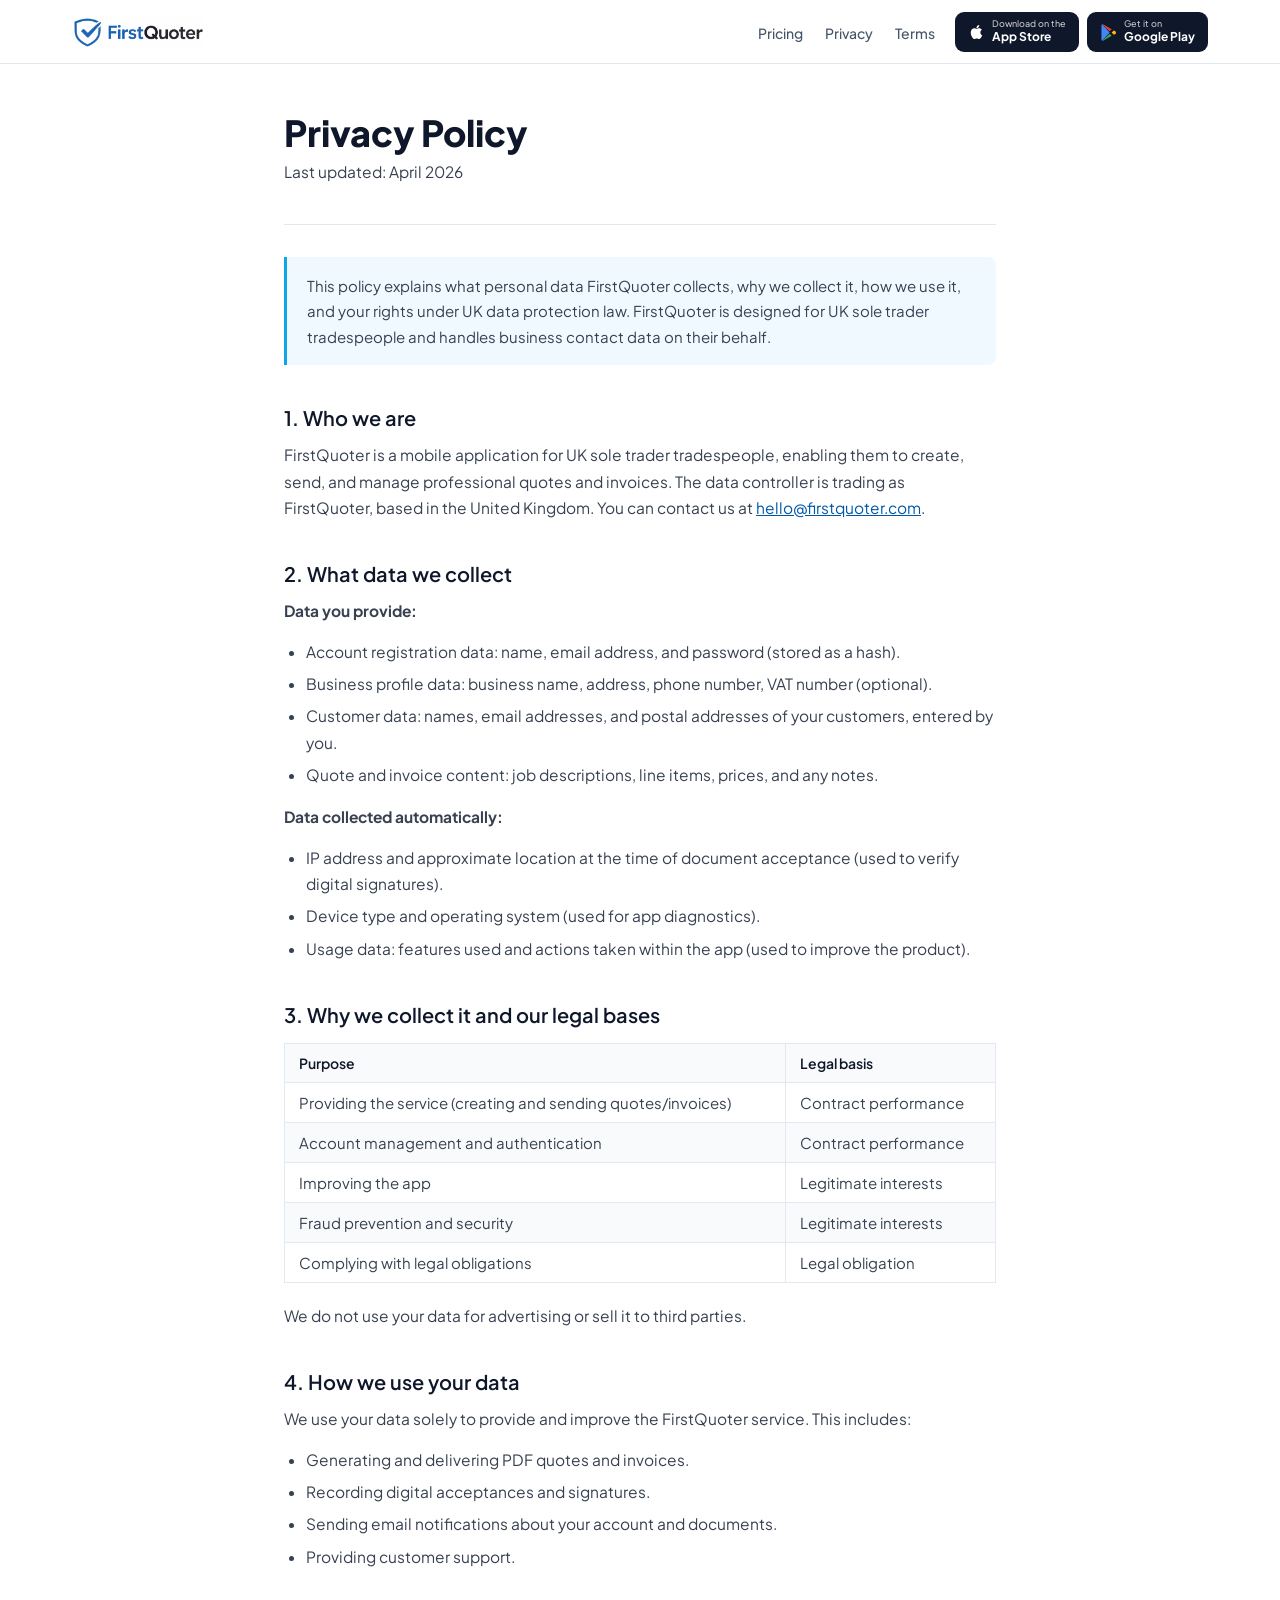
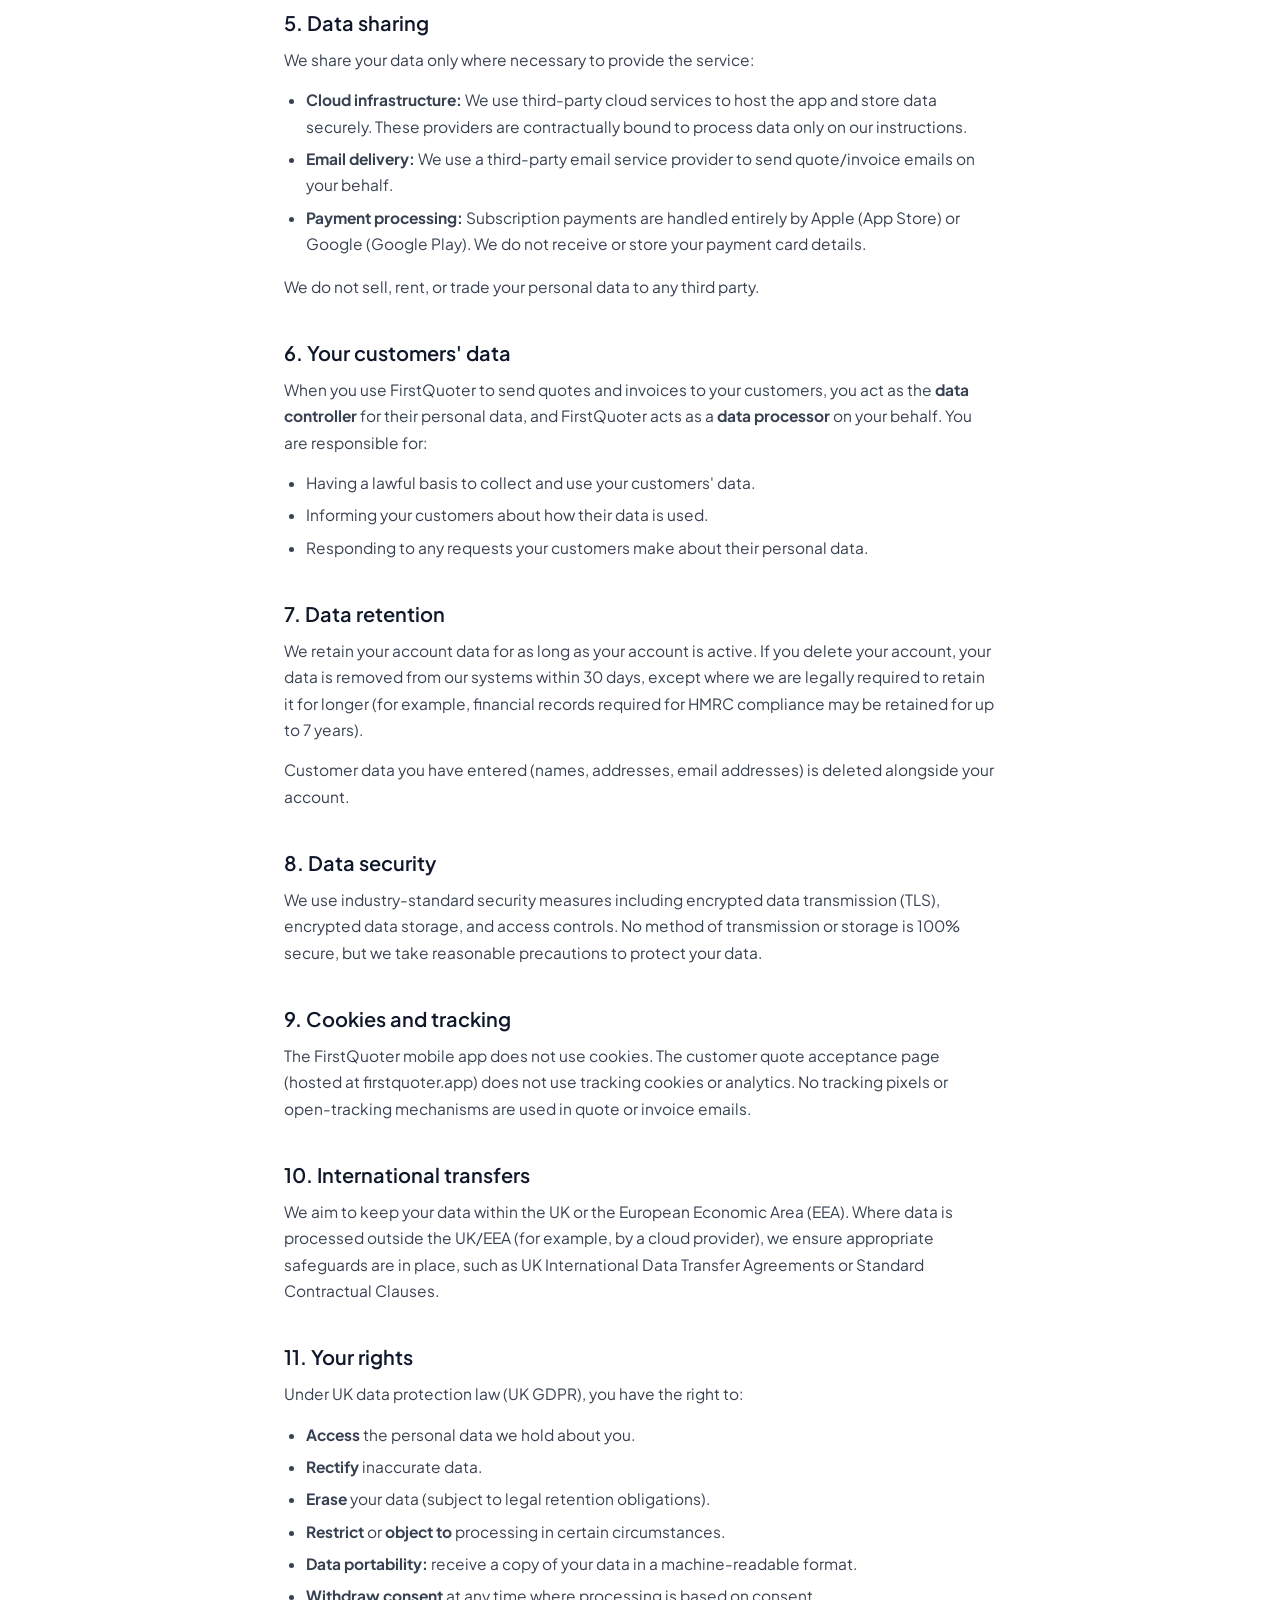
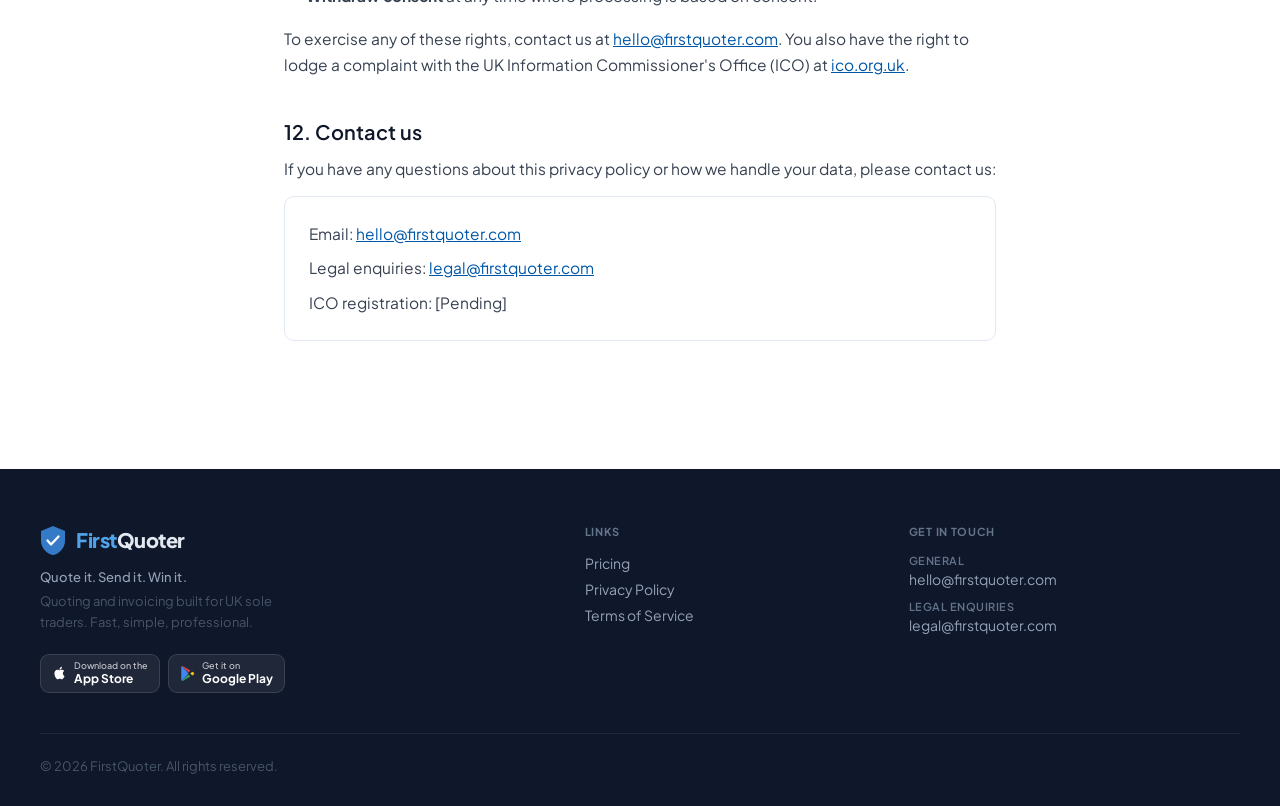
<file: privacy.html>
<!DOCTYPE html>
<!-- Styles: style.css -->
<html lang="en">
<head>
  <meta charset="UTF-8" />
  <meta name="viewport" content="width=device-width, initial-scale=1.0" />
  <title>Privacy Policy — FirstQuoter</title>
  <meta name="description" content="FirstQuoter's privacy policy. Learn how we collect, use, and protect your personal data under UK data protection law." />
  <meta property="og:title" content="Privacy Policy — FirstQuoter" />
  <meta property="og:description" content="FirstQuoter's privacy policy. Learn how we collect, use, and protect your personal data under UK data protection law." />
  <meta property="og:url" content="https://firstquoter.com/privacy.html" />
  <meta property="og:type" content="website" />
  <meta property="og:image" content="https://firstquoter.com/og-image.png" />
  <meta name="twitter:card" content="summary_large_image" />
  <meta name="twitter:image" content="https://firstquoter.com/og-image.png" />
  <link rel="icon" type="image/svg+xml" href="favicon.svg" />
  <link rel="icon" type="image/png" href="FQ Main Logo.png" />
  <link href="https://fonts.googleapis.com/css2?family=Plus+Jakarta+Sans:wght@400;500;600;700;800&display=swap" rel="stylesheet" />
  <link rel="stylesheet" href="style.css" />
</head>
<body>
<nav class="site-nav">
  <div class="nav-inner">
    <a href="index.html" class="nav-logo">
      <img src="FQ Main Logo.png" alt="FirstQuoter" height="32" />
    </a>
    <div class="nav-right">
      <ul class="nav-links">
        <li><a href="pricing.html">Pricing</a></li>
        <li><a href="privacy.html">Privacy</a></li>
        <li><a href="terms.html">Terms</a></li>
      </ul>
      <div class="nav-badges">
        <!-- TODO: Add App Store link when live -->
        <a href="#" class="store-badge" aria-label="Download on the App Store">
          <svg xmlns="http://www.w3.org/2000/svg" viewBox="0 0 24 24" fill="white" width="17" height="20">
            <path d="M18.71 19.5c-.83 1.24-1.71 2.45-3.05 2.47-1.34.03-1.77-.79-3.29-.79-1.53 0-2 .77-3.27.82-1.31.05-2.3-1.32-3.14-2.53C4.25 17 2.94 12.45 4.7 9.39c.87-1.52 2.43-2.48 4.12-2.51 1.28-.02 2.5.87 3.29.87.78 0 2.26-1.07 3.8-.91.65.03 2.47.26 3.64 1.98-.09.06-2.17 1.28-2.15 3.81.03 3.02 2.65 4.03 2.68 4.04-.03.07-.42 1.44-1.38 2.83M13 3.5c.73-.83 1.94-1.46 2.94-1.5.13 1.17-.34 2.35-1.04 3.19-.69.85-1.83 1.51-2.95 1.42-.15-1.15.41-2.35 1.05-3.11z"/>
          </svg>
          <div class="store-badge-text">
            <span class="store-badge-sub">Download on the</span>
            <span class="store-badge-name">App Store</span>
          </div>
        </a>
        <!-- TODO: Add Google Play link when live -->
        <a href="#" class="store-badge" aria-label="Get it on Google Play">
          <svg xmlns="http://www.w3.org/2000/svg" viewBox="0 0 24 24" width="17" height="17">
            <path d="M3.18 23.76c.32.18.68.2 1.03.06l12.35-7.13-2.96-2.97-10.42 10.04z" fill="#34A853"/>
            <path d="M22.15 10.55l-2.56-1.46L16.4 12l3.2 3.2 2.57-1.49c.74-.43.74-1.73-.02-2.16z" fill="#FBBC05"/>
            <path d="M4.21.18L16.56 7.3l-2.96 2.97L3.18.24A1.18 1.18 0 0 1 4.21.18z" fill="#EA4335"/>
            <path d="M3.18.24C2.45.67 2 1.42 2 2.34v19.32c0 .92.45 1.67 1.18 2.1l10.42-11.76L3.18.24z" fill="#4285F4"/>
          </svg>
          <div class="store-badge-text">
            <span class="store-badge-sub">Get it on</span>
            <span class="store-badge-name">Google Play</span>
          </div>
        </a>
      </div>
    </div>
    <button class="nav-hamburger" aria-label="Toggle menu" aria-expanded="false">
      <span></span><span></span><span></span>
    </button>
  </div>
  <div class="nav-mobile-menu" id="mobile-menu">
    <ul class="nav-links">
      <li><a href="pricing.html">Pricing</a></li>
      <li><a href="privacy.html">Privacy</a></li>
      <li><a href="terms.html">Terms</a></li>
    </ul>
    <div class="nav-badges">
      <!-- TODO: Add App Store link when live -->
      <a href="#" class="store-badge" aria-label="Download on the App Store">
        <svg xmlns="http://www.w3.org/2000/svg" viewBox="0 0 24 24" fill="white" width="17" height="20">
          <path d="M18.71 19.5c-.83 1.24-1.71 2.45-3.05 2.47-1.34.03-1.77-.79-3.29-.79-1.53 0-2 .77-3.27.82-1.31.05-2.3-1.32-3.14-2.53C4.25 17 2.94 12.45 4.7 9.39c.87-1.52 2.43-2.48 4.12-2.51 1.28-.02 2.5.87 3.29.87.78 0 2.26-1.07 3.8-.91.65.03 2.47.26 3.64 1.98-.09.06-2.17 1.28-2.15 3.81.03 3.02 2.65 4.03 2.68 4.04-.03.07-.42 1.44-1.38 2.83M13 3.5c.73-.83 1.94-1.46 2.94-1.5.13 1.17-.34 2.35-1.04 3.19-.69.85-1.83 1.51-2.95 1.42-.15-1.15.41-2.35 1.05-3.11z"/>
        </svg>
        <div class="store-badge-text">
          <span class="store-badge-sub">Download on the</span>
          <span class="store-badge-name">App Store</span>
        </div>
      </a>
      <!-- TODO: Add Google Play link when live -->
      <a href="#" class="store-badge" aria-label="Get it on Google Play">
        <svg xmlns="http://www.w3.org/2000/svg" viewBox="0 0 24 24" width="17" height="17">
          <path d="M3.18 23.76c.32.18.68.2 1.03.06l12.35-7.13-2.96-2.97-10.42 10.04z" fill="#34A853"/>
          <path d="M22.15 10.55l-2.56-1.46L16.4 12l3.2 3.2 2.57-1.49c.74-.43.74-1.73-.02-2.16z" fill="#FBBC05"/>
          <path d="M4.21.18L16.56 7.3l-2.96 2.97L3.18.24A1.18 1.18 0 0 1 4.21.18z" fill="#EA4335"/>
          <path d="M3.18.24C2.45.67 2 1.42 2 2.34v19.32c0 .92.45 1.67 1.18 2.1l10.42-11.76L3.18.24z" fill="#4285F4"/>
        </svg>
        <div class="store-badge-text">
          <span class="store-badge-sub">Get it on</span>
          <span class="store-badge-name">Google Play</span>
        </div>
      </a>
    </div>
  </div>
</nav>
<div class="doc-wrap">
  <div class="doc-header">
    <h1>Privacy Policy</h1>
    <p class="doc-meta">Last updated: April 2026</p>
  </div>
  <div class="doc-intro-box">
    This policy explains what personal data FirstQuoter collects, why we collect it, how we use it, and your rights under UK data protection law. FirstQuoter is designed for UK sole trader tradespeople and handles business contact data on their behalf.
  </div>

  <h2>1. Who we are</h2>
  <p>FirstQuoter is a mobile application for UK sole trader tradespeople, enabling them to create, send, and manage professional quotes and invoices. The data controller is <TBC> trading as FirstQuoter, based in the United Kingdom. You can contact us at <a href="mailto:hello@firstquoter.com">hello@firstquoter.com</a>.</p>

  <h2>2. What data we collect</h2>
  <p><strong>Data you provide:</strong></p>
  <ul>
    <li>Account registration data: name, email address, and password (stored as a hash).</li>
    <li>Business profile data: business name, address, phone number, VAT number (optional).</li>
    <li>Customer data: names, email addresses, and postal addresses of your customers, entered by you.</li>
    <li>Quote and invoice content: job descriptions, line items, prices, and any notes.</li>
  </ul>
  <p><strong>Data collected automatically:</strong></p>
  <ul>
    <li>IP address and approximate location at the time of document acceptance (used to verify digital signatures).</li>
    <li>Device type and operating system (used for app diagnostics).</li>
    <li>Usage data: features used and actions taken within the app (used to improve the product).</li>
  </ul>

  <h2>3. Why we collect it and our legal bases</h2>
  <div class="doc-table-wrap">
    <table class="doc-table">
      <thead>
        <tr>
          <th>Purpose</th>
          <th>Legal basis</th>
        </tr>
      </thead>
      <tbody>
        <tr>
          <td>Providing the service (creating and sending quotes/invoices)</td>
          <td>Contract performance</td>
        </tr>
        <tr>
          <td>Account management and authentication</td>
          <td>Contract performance</td>
        </tr>
        <tr>
          <td>Improving the app</td>
          <td>Legitimate interests</td>
        </tr>
        <tr>
          <td>Fraud prevention and security</td>
          <td>Legitimate interests</td>
        </tr>
        <tr>
          <td>Complying with legal obligations</td>
          <td>Legal obligation</td>
        </tr>
      </tbody>
    </table>
  </div>
  <p>We do not use your data for advertising or sell it to third parties.</p>

  <h2>4. How we use your data</h2>
  <p>We use your data solely to provide and improve the FirstQuoter service. This includes:</p>
  <ul>
    <li>Generating and delivering PDF quotes and invoices.</li>
    <li>Recording digital acceptances and signatures.</li>
    <li>Sending email notifications about your account and documents.</li>
    <li>Providing customer support.</li>
  </ul>

  <h2>5. Data sharing</h2>
  <p>We share your data only where necessary to provide the service:</p>
  <ul>
    <li><strong>Cloud infrastructure:</strong> We use third-party cloud services to host the app and store data securely. These providers are contractually bound to process data only on our instructions.</li>
    <li><strong>Email delivery:</strong> We use a third-party email service provider to send quote/invoice emails on your behalf.</li>
    <li><strong>Payment processing:</strong> Subscription payments are handled entirely by Apple (App Store) or Google (Google Play). We do not receive or store your payment card details.</li>
  </ul>
  <p>We do not sell, rent, or trade your personal data to any third party.</p>

  <h2>6. Your customers' data</h2>
  <p>When you use FirstQuoter to send quotes and invoices to your customers, you act as the <strong>data controller</strong> for their personal data, and FirstQuoter acts as a <strong>data processor</strong> on your behalf. You are responsible for:</p>
  <ul>
    <li>Having a lawful basis to collect and use your customers' data.</li>
    <li>Informing your customers about how their data is used.</li>
    <li>Responding to any requests your customers make about their personal data.</li>
  </ul>

  <h2>7. Data retention</h2>
  <p>We retain your account data for as long as your account is active. If you delete your account, your data is removed from our systems within 30 days, except where we are legally required to retain it for longer (for example, financial records required for HMRC compliance may be retained for up to 7 years).</p>
  <p>Customer data you have entered (names, addresses, email addresses) is deleted alongside your account.</p>

  <h2>8. Data security</h2>
  <p>We use industry-standard security measures including encrypted data transmission (TLS), encrypted data storage, and access controls. No method of transmission or storage is 100% secure, but we take reasonable precautions to protect your data.</p>

  <h2>9. Cookies and tracking</h2>
  <p>The FirstQuoter mobile app does not use cookies. The customer quote acceptance page (hosted at firstquoter.app) does not use tracking cookies or analytics. No tracking pixels or open-tracking mechanisms are used in quote or invoice emails.</p>

  <h2>10. International transfers</h2>
  <p>We aim to keep your data within the UK or the European Economic Area (EEA). Where data is processed outside the UK/EEA (for example, by a cloud provider), we ensure appropriate safeguards are in place, such as UK International Data Transfer Agreements or Standard Contractual Clauses.</p>

  <h2>11. Your rights</h2>
  <p>Under UK data protection law (UK GDPR), you have the right to:</p>
  <ul>
    <li><strong>Access</strong> the personal data we hold about you.</li>
    <li><strong>Rectify</strong> inaccurate data.</li>
    <li><strong>Erase</strong> your data (subject to legal retention obligations).</li>
    <li><strong>Restrict</strong> or <strong>object to</strong> processing in certain circumstances.</li>
    <li><strong>Data portability:</strong> receive a copy of your data in a machine-readable format.</li>
    <li><strong>Withdraw consent</strong> at any time where processing is based on consent.</li>
  </ul>
  <p>To exercise any of these rights, contact us at <a href="mailto:hello@firstquoter.com">hello@firstquoter.com</a>. You also have the right to lodge a complaint with the UK Information Commissioner's Office (ICO) at <a href="https://ico.org.uk" target="_blank" rel="noopener">ico.org.uk</a>.</p>

  <h2>12. Contact us</h2>
  <p>If you have any questions about this privacy policy or how we handle your data, please contact us:</p>
  <div class="doc-contact-box">
    <p>Email: <a href="mailto:hello@firstquoter.com">hello@firstquoter.com</a></p>
    <p>Legal enquiries: <a href="mailto:legal@firstquoter.com">legal@firstquoter.com</a></p>
    <p>ICO registration: [Pending]</p>
  </div>
</div>
<footer class="site-footer">
  <div class="footer-inner">
    <div class="footer-grid">
      <div>
        <a href="index.html" class="footer-wordmark-link" aria-label="FirstQuoter home">
          <svg width="26" height="30" viewBox="0 0 26 30" fill="none" xmlns="http://www.w3.org/2000/svg" aria-hidden="true">
            <path d="M13 1L1 6V16C1 23 7 29 13 30C19 29 25 23 25 16V6L13 1Z" fill="#357ac7"/>
            <polyline points="7.5,15.5 11,19.5 18.5,11.5" stroke="white" stroke-width="2.3" stroke-linecap="round" stroke-linejoin="round"/>
          </svg>
          <span class="footer-wordmark"><span class="footer-word-first">First</span><span class="footer-word-quoter">Quoter</span></span>
        </a>
        <p class="footer-tagline">Quote it. Send it. Win it.</p>
        <p class="footer-desc">Quoting and invoicing built for UK sole traders. Fast, simple, professional.</p>
        <div class="footer-store-badges">
          <a href="#" class="store-badge store-badge--sm" aria-label="Download on the App Store">
            <svg xmlns="http://www.w3.org/2000/svg" viewBox="0 0 24 24" fill="white" width="15" height="18">
              <path d="M18.71 19.5c-.83 1.24-1.71 2.45-3.05 2.47-1.34.03-1.77-.79-3.29-.79-1.53 0-2 .77-3.27.82-1.31.05-2.3-1.32-3.14-2.53C4.25 17 2.94 12.45 4.7 9.39c.87-1.52 2.43-2.48 4.12-2.51 1.28-.02 2.5.87 3.29.87.78 0 2.26-1.07 3.8-.91.65.03 2.47.26 3.64 1.98-.09.06-2.17 1.28-2.15 3.81.03 3.02 2.65 4.03 2.68 4.04-.03.07-.42 1.44-1.38 2.83M13 3.5c.73-.83 1.94-1.46 2.94-1.5.13 1.17-.34 2.35-1.04 3.19-.69.85-1.83 1.51-2.95 1.42-.15-1.15.41-2.35 1.05-3.11z"/>
            </svg>
            <div class="store-badge-text">
              <span class="store-badge-sub">Download on the</span>
              <span class="store-badge-name">App Store</span>
            </div>
          </a>
          <a href="#" class="store-badge store-badge--sm" aria-label="Get it on Google Play">
            <svg xmlns="http://www.w3.org/2000/svg" viewBox="0 0 24 24" width="15" height="15">
              <path d="M3.18 23.76c.32.18.68.2 1.03.06l12.35-7.13-2.96-2.97-10.42 10.04z" fill="#34A853"/>
              <path d="M22.15 10.55l-2.56-1.46L16.4 12l3.2 3.2 2.57-1.49c.74-.43.74-1.73-.02-2.16z" fill="#FBBC05"/>
              <path d="M4.21.18L16.56 7.3l-2.96 2.97L3.18.24A1.18 1.18 0 0 1 4.21.18z" fill="#EA4335"/>
              <path d="M3.18.24C2.45.67 2 1.42 2 2.34v19.32c0 .92.45 1.67 1.18 2.1l10.42-11.76L3.18.24z" fill="#4285F4"/>
            </svg>
            <div class="store-badge-text">
              <span class="store-badge-sub">Get it on</span>
              <span class="store-badge-name">Google Play</span>
            </div>
          </a>
        </div>
      </div>
      <div class="footer-col">
        <h4>Links</h4>
        <a href="pricing.html">Pricing</a>
        <a href="privacy.html">Privacy Policy</a>
        <a href="terms.html">Terms of Service</a>
      </div>
      <div class="footer-col">
        <h4>Get in touch</h4>
        <div class="footer-contact">
          <span class="footer-contact-label">General</span>
          <a href="mailto:hello@firstquoter.com">hello@firstquoter.com</a>
          <span class="footer-contact-label">Legal enquiries</span>
          <a href="mailto:legal@firstquoter.com">legal@firstquoter.com</a>
        </div>
      </div>
    </div>
    <div class="footer-bottom">
      &copy; 2026 FirstQuoter. All rights reserved.
    </div>
  </div>
</footer>
<script>
  const hamburger = document.querySelector('.nav-hamburger');
  const mobileMenu = document.getElementById('mobile-menu');
  hamburger.addEventListener('click', () => {
    const isOpen = mobileMenu.classList.toggle('open');
    hamburger.setAttribute('aria-expanded', isOpen);
  });
  document.querySelectorAll('#mobile-menu a').forEach(link => {
    link.addEventListener('click', () => {
      mobileMenu.classList.remove('open');
      hamburger.setAttribute('aria-expanded', 'false');
    });
  });
</script>
</body>
</html>
</file>
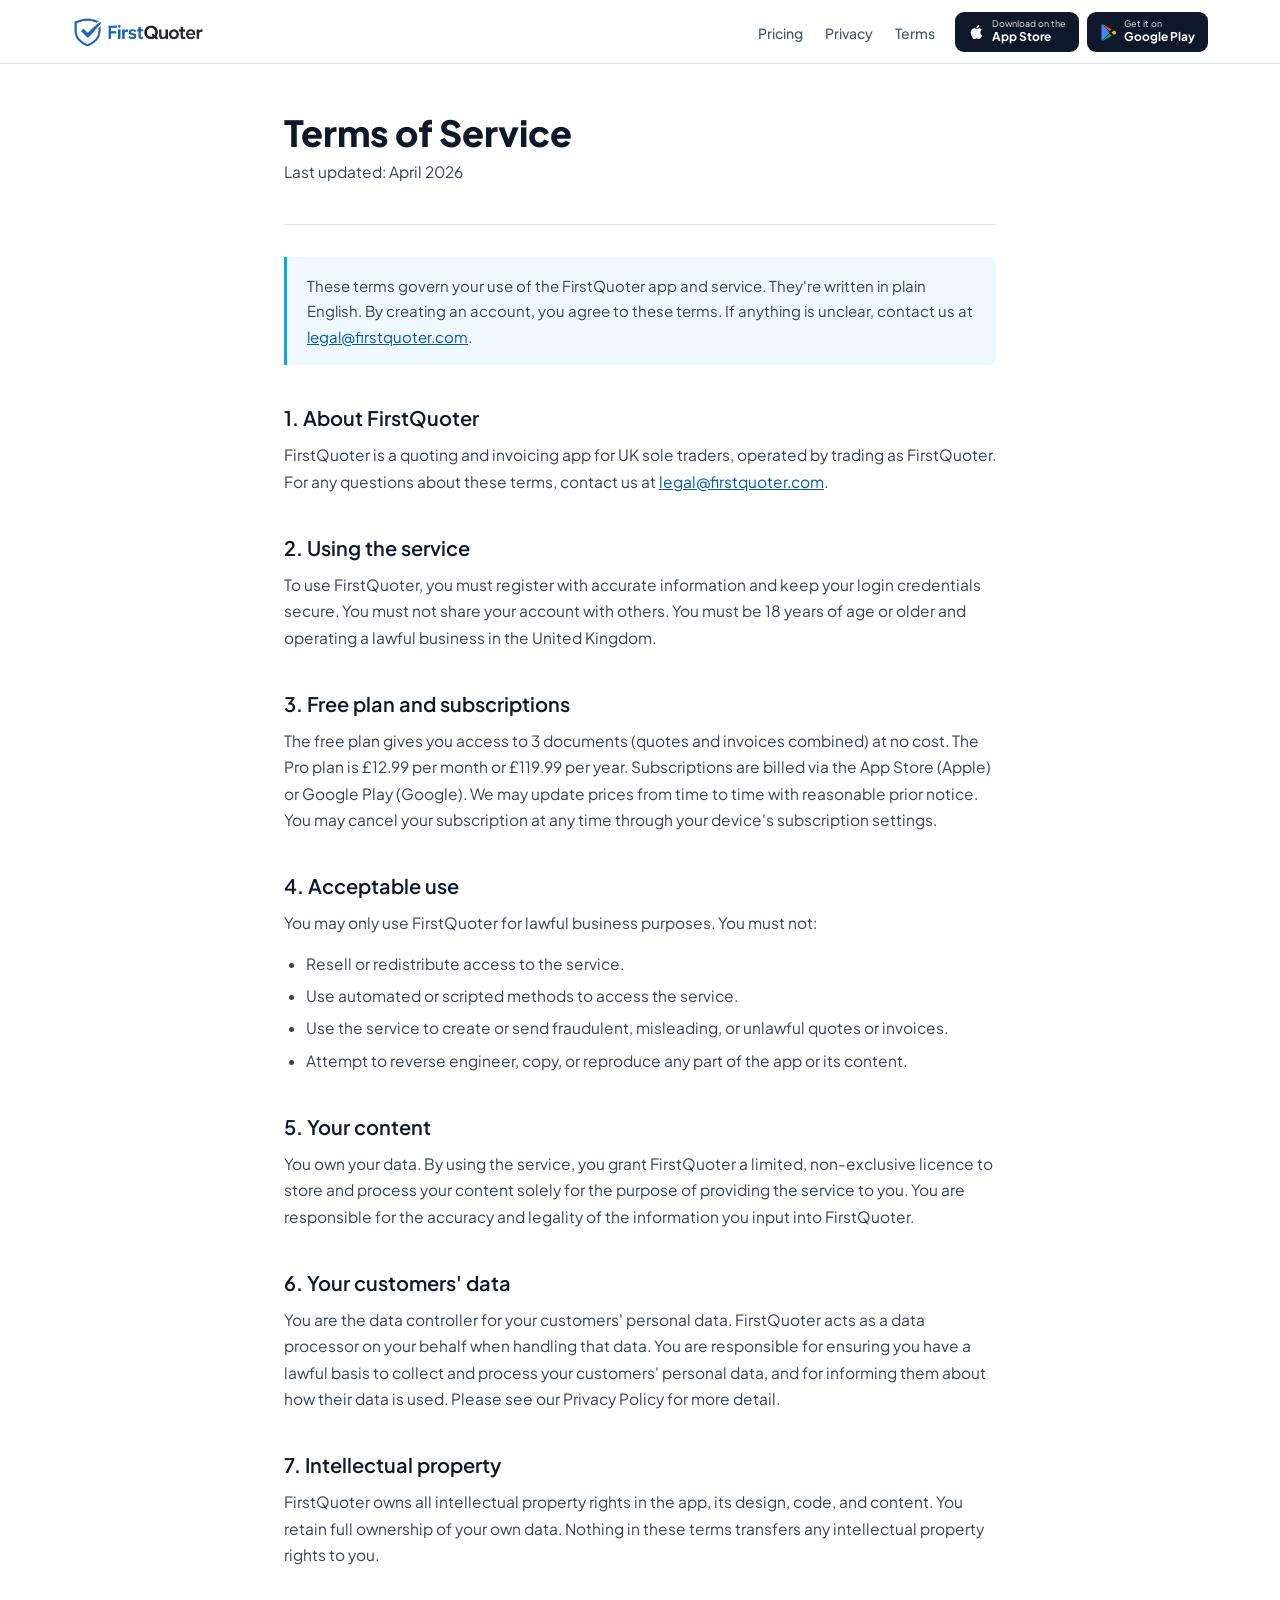
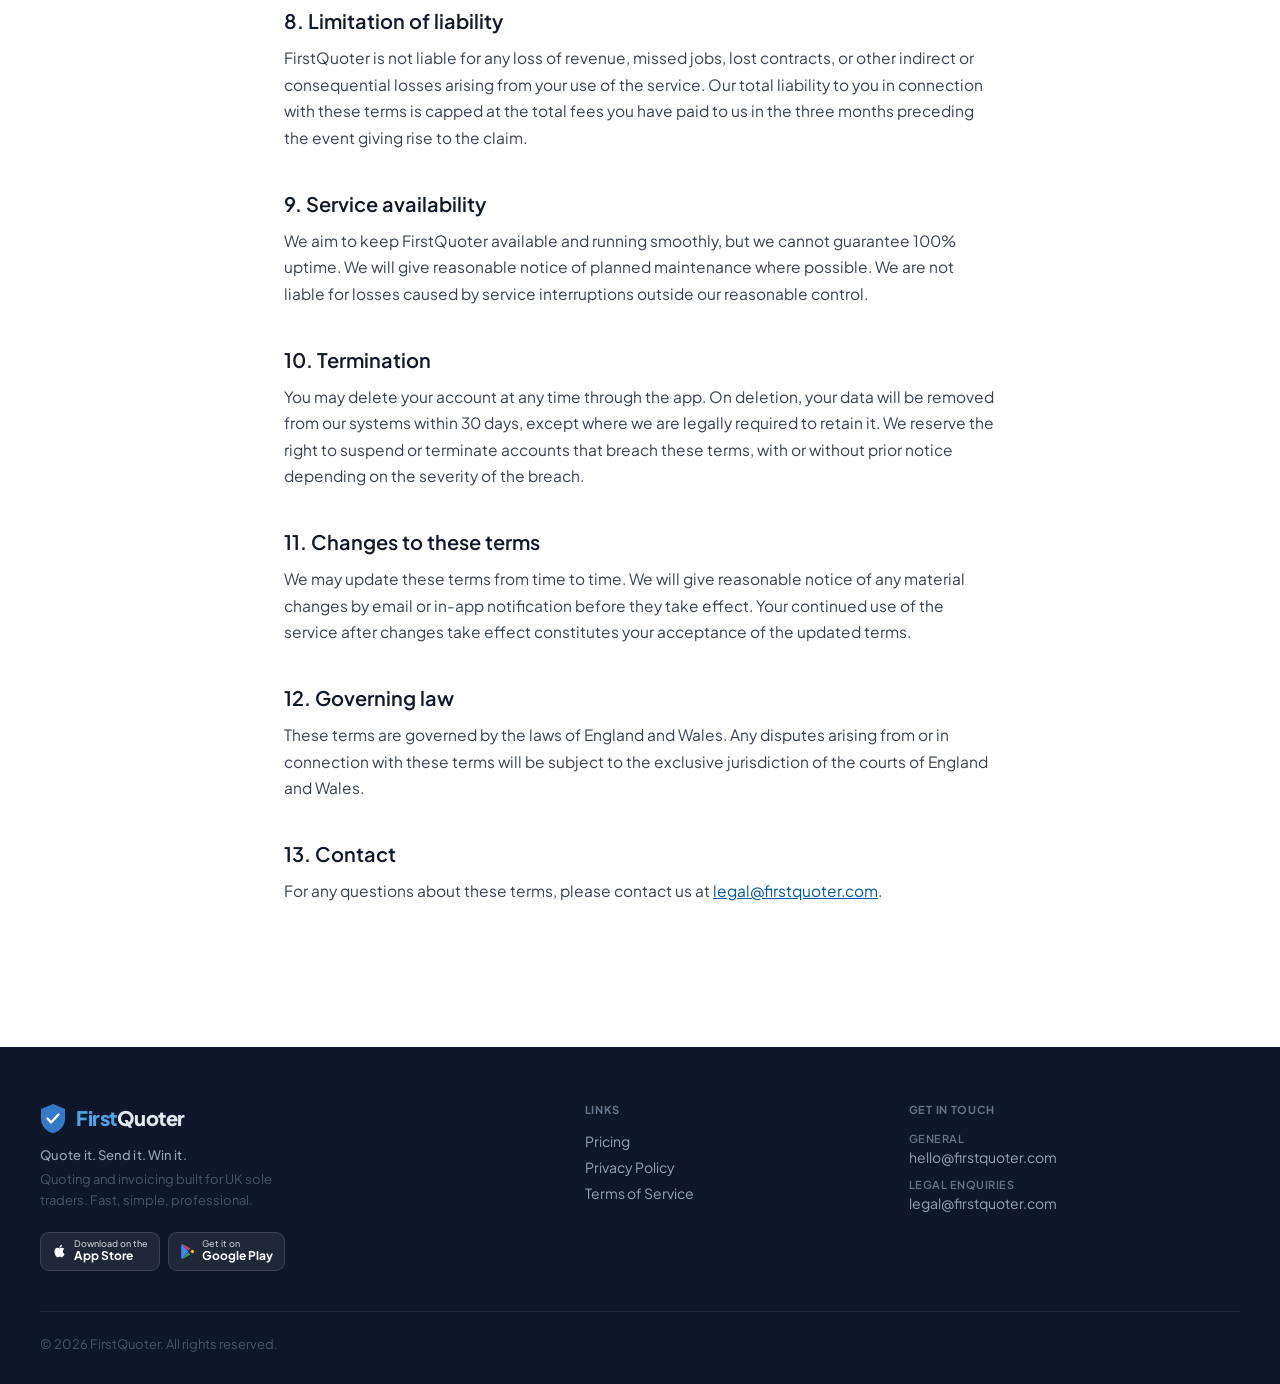
<file: terms.html>
<!DOCTYPE html>
<!-- Styles: style.css -->
<html lang="en">
<head>
  <meta charset="UTF-8" />
  <meta name="viewport" content="width=device-width, initial-scale=1.0" />
  <title>Terms of Service — FirstQuoter</title>
  <meta name="description" content="FirstQuoter's terms of service. Plain English terms governing use of the FirstQuoter app and service." />
  <meta property="og:title" content="Terms of Service — FirstQuoter" />
  <meta property="og:description" content="Plain English terms governing use of the FirstQuoter app and service." />
  <meta property="og:url" content="https://firstquoter.com/terms.html" />
  <meta property="og:type" content="website" />
  <meta property="og:image" content="https://firstquoter.com/og-image.png" />
  <meta name="twitter:card" content="summary_large_image" />
  <meta name="twitter:image" content="https://firstquoter.com/og-image.png" />
  <link rel="icon" type="image/svg+xml" href="favicon.svg" />
  <link rel="icon" type="image/png" href="FQ Main Logo.png" />
  <link href="https://fonts.googleapis.com/css2?family=Plus+Jakarta+Sans:wght@400;500;600;700;800&display=swap" rel="stylesheet" />
  <link rel="stylesheet" href="style.css" />
</head>
<body>
<nav class="site-nav">
  <div class="nav-inner">
    <a href="index.html" class="nav-logo">
      <img src="FQ Main Logo.png" alt="FirstQuoter" height="32" />
    </a>
    <div class="nav-right">
      <ul class="nav-links">
        <li><a href="pricing.html">Pricing</a></li>
        <li><a href="privacy.html">Privacy</a></li>
        <li><a href="terms.html">Terms</a></li>
      </ul>
      <div class="nav-badges">
        <!-- TODO: Add App Store link when live -->
        <a href="#" class="store-badge" aria-label="Download on the App Store">
          <svg xmlns="http://www.w3.org/2000/svg" viewBox="0 0 24 24" fill="white" width="17" height="20">
            <path d="M18.71 19.5c-.83 1.24-1.71 2.45-3.05 2.47-1.34.03-1.77-.79-3.29-.79-1.53 0-2 .77-3.27.82-1.31.05-2.3-1.32-3.14-2.53C4.25 17 2.94 12.45 4.7 9.39c.87-1.52 2.43-2.48 4.12-2.51 1.28-.02 2.5.87 3.29.87.78 0 2.26-1.07 3.8-.91.65.03 2.47.26 3.64 1.98-.09.06-2.17 1.28-2.15 3.81.03 3.02 2.65 4.03 2.68 4.04-.03.07-.42 1.44-1.38 2.83M13 3.5c.73-.83 1.94-1.46 2.94-1.5.13 1.17-.34 2.35-1.04 3.19-.69.85-1.83 1.51-2.95 1.42-.15-1.15.41-2.35 1.05-3.11z"/>
          </svg>
          <div class="store-badge-text">
            <span class="store-badge-sub">Download on the</span>
            <span class="store-badge-name">App Store</span>
          </div>
        </a>
        <!-- TODO: Add Google Play link when live -->
        <a href="#" class="store-badge" aria-label="Get it on Google Play">
          <svg xmlns="http://www.w3.org/2000/svg" viewBox="0 0 24 24" width="17" height="17">
            <path d="M3.18 23.76c.32.18.68.2 1.03.06l12.35-7.13-2.96-2.97-10.42 10.04z" fill="#34A853"/>
            <path d="M22.15 10.55l-2.56-1.46L16.4 12l3.2 3.2 2.57-1.49c.74-.43.74-1.73-.02-2.16z" fill="#FBBC05"/>
            <path d="M4.21.18L16.56 7.3l-2.96 2.97L3.18.24A1.18 1.18 0 0 1 4.21.18z" fill="#EA4335"/>
            <path d="M3.18.24C2.45.67 2 1.42 2 2.34v19.32c0 .92.45 1.67 1.18 2.1l10.42-11.76L3.18.24z" fill="#4285F4"/>
          </svg>
          <div class="store-badge-text">
            <span class="store-badge-sub">Get it on</span>
            <span class="store-badge-name">Google Play</span>
          </div>
        </a>
      </div>
    </div>
    <button class="nav-hamburger" aria-label="Toggle menu" aria-expanded="false">
      <span></span><span></span><span></span>
    </button>
  </div>
  <div class="nav-mobile-menu" id="mobile-menu">
    <ul class="nav-links">
      <li><a href="pricing.html">Pricing</a></li>
      <li><a href="privacy.html">Privacy</a></li>
      <li><a href="terms.html">Terms</a></li>
    </ul>
    <div class="nav-badges">
      <!-- TODO: Add App Store link when live -->
      <a href="#" class="store-badge" aria-label="Download on the App Store">
        <svg xmlns="http://www.w3.org/2000/svg" viewBox="0 0 24 24" fill="white" width="17" height="20">
          <path d="M18.71 19.5c-.83 1.24-1.71 2.45-3.05 2.47-1.34.03-1.77-.79-3.29-.79-1.53 0-2 .77-3.27.82-1.31.05-2.3-1.32-3.14-2.53C4.25 17 2.94 12.45 4.7 9.39c.87-1.52 2.43-2.48 4.12-2.51 1.28-.02 2.5.87 3.29.87.78 0 2.26-1.07 3.8-.91.65.03 2.47.26 3.64 1.98-.09.06-2.17 1.28-2.15 3.81.03 3.02 2.65 4.03 2.68 4.04-.03.07-.42 1.44-1.38 2.83M13 3.5c.73-.83 1.94-1.46 2.94-1.5.13 1.17-.34 2.35-1.04 3.19-.69.85-1.83 1.51-2.95 1.42-.15-1.15.41-2.35 1.05-3.11z"/>
        </svg>
        <div class="store-badge-text">
          <span class="store-badge-sub">Download on the</span>
          <span class="store-badge-name">App Store</span>
        </div>
      </a>
      <!-- TODO: Add Google Play link when live -->
      <a href="#" class="store-badge" aria-label="Get it on Google Play">
        <svg xmlns="http://www.w3.org/2000/svg" viewBox="0 0 24 24" width="17" height="17">
          <path d="M3.18 23.76c.32.18.68.2 1.03.06l12.35-7.13-2.96-2.97-10.42 10.04z" fill="#34A853"/>
          <path d="M22.15 10.55l-2.56-1.46L16.4 12l3.2 3.2 2.57-1.49c.74-.43.74-1.73-.02-2.16z" fill="#FBBC05"/>
          <path d="M4.21.18L16.56 7.3l-2.96 2.97L3.18.24A1.18 1.18 0 0 1 4.21.18z" fill="#EA4335"/>
          <path d="M3.18.24C2.45.67 2 1.42 2 2.34v19.32c0 .92.45 1.67 1.18 2.1l10.42-11.76L3.18.24z" fill="#4285F4"/>
        </svg>
        <div class="store-badge-text">
          <span class="store-badge-sub">Get it on</span>
          <span class="store-badge-name">Google Play</span>
        </div>
      </a>
    </div>
  </div>
</nav>
<div class="doc-wrap">
  <div class="doc-header">
    <h1>Terms of Service</h1>
    <p class="doc-meta">Last updated: April 2026</p>
  </div>
  <div class="doc-intro-box">
    These terms govern your use of the FirstQuoter app and service. They're written in plain English. By creating an account, you agree to these terms. If anything is unclear, contact us at <a href="mailto:legal@firstquoter.com">legal@firstquoter.com</a>.
  </div>

  <h2>1. About FirstQuoter</h2>
  <p>FirstQuoter is a quoting and invoicing app for UK sole traders, operated by <TBC> trading as FirstQuoter. For any questions about these terms, contact us at <a href="mailto:legal@firstquoter.com">legal@firstquoter.com</a>.</p>

  <h2>2. Using the service</h2>
  <p>To use FirstQuoter, you must register with accurate information and keep your login credentials secure. You must not share your account with others. You must be 18 years of age or older and operating a lawful business in the United Kingdom.</p>

  <h2>3. Free plan and subscriptions</h2>
  <p>The free plan gives you access to 3 documents (quotes and invoices combined) at no cost. The Pro plan is £12.99 per month or £119.99 per year. Subscriptions are billed via the App Store (Apple) or Google Play (Google). We may update prices from time to time with reasonable prior notice. You may cancel your subscription at any time through your device's subscription settings.</p>

  <h2>4. Acceptable use</h2>
  <p>You may only use FirstQuoter for lawful business purposes. You must not:</p>
  <ul>
    <li>Resell or redistribute access to the service.</li>
    <li>Use automated or scripted methods to access the service.</li>
    <li>Use the service to create or send fraudulent, misleading, or unlawful quotes or invoices.</li>
    <li>Attempt to reverse engineer, copy, or reproduce any part of the app or its content.</li>
  </ul>

  <h2>5. Your content</h2>
  <p>You own your data. By using the service, you grant FirstQuoter a limited, non-exclusive licence to store and process your content solely for the purpose of providing the service to you. You are responsible for the accuracy and legality of the information you input into FirstQuoter.</p>

  <h2>6. Your customers' data</h2>
  <p>You are the data controller for your customers' personal data. FirstQuoter acts as a data processor on your behalf when handling that data. You are responsible for ensuring you have a lawful basis to collect and process your customers' personal data, and for informing them about how their data is used. Please see our Privacy Policy for more detail.</p>

  <h2>7. Intellectual property</h2>
  <p>FirstQuoter owns all intellectual property rights in the app, its design, code, and content. You retain full ownership of your own data. Nothing in these terms transfers any intellectual property rights to you.</p>

  <h2>8. Limitation of liability</h2>
  <p>FirstQuoter is not liable for any loss of revenue, missed jobs, lost contracts, or other indirect or consequential losses arising from your use of the service. Our total liability to you in connection with these terms is capped at the total fees you have paid to us in the three months preceding the event giving rise to the claim.</p>

  <h2>9. Service availability</h2>
  <p>We aim to keep FirstQuoter available and running smoothly, but we cannot guarantee 100% uptime. We will give reasonable notice of planned maintenance where possible. We are not liable for losses caused by service interruptions outside our reasonable control.</p>

  <h2>10. Termination</h2>
  <p>You may delete your account at any time through the app. On deletion, your data will be removed from our systems within 30 days, except where we are legally required to retain it. We reserve the right to suspend or terminate accounts that breach these terms, with or without prior notice depending on the severity of the breach.</p>

  <h2>11. Changes to these terms</h2>
  <p>We may update these terms from time to time. We will give reasonable notice of any material changes by email or in-app notification before they take effect. Your continued use of the service after changes take effect constitutes your acceptance of the updated terms.</p>

  <h2>12. Governing law</h2>
  <p>These terms are governed by the laws of England and Wales. Any disputes arising from or in connection with these terms will be subject to the exclusive jurisdiction of the courts of England and Wales.</p>

  <h2>13. Contact</h2>
  <p>For any questions about these terms, please contact us at <a href="mailto:legal@firstquoter.com">legal@firstquoter.com</a>.</p>

</div>
<footer class="site-footer">
  <div class="footer-inner">
    <div class="footer-grid">
      <div>
        <a href="index.html" class="footer-wordmark-link" aria-label="FirstQuoter home">
          <svg width="26" height="30" viewBox="0 0 26 30" fill="none" xmlns="http://www.w3.org/2000/svg" aria-hidden="true">
            <path d="M13 1L1 6V16C1 23 7 29 13 30C19 29 25 23 25 16V6L13 1Z" fill="#357ac7"/>
            <polyline points="7.5,15.5 11,19.5 18.5,11.5" stroke="white" stroke-width="2.3" stroke-linecap="round" stroke-linejoin="round"/>
          </svg>
          <span class="footer-wordmark"><span class="footer-word-first">First</span><span class="footer-word-quoter">Quoter</span></span>
        </a>
        <p class="footer-tagline">Quote it. Send it. Win it.</p>
        <p class="footer-desc">Quoting and invoicing built for UK sole traders. Fast, simple, professional.</p>
        <div class="footer-store-badges">
          <a href="#" class="store-badge store-badge--sm" aria-label="Download on the App Store">
            <svg xmlns="http://www.w3.org/2000/svg" viewBox="0 0 24 24" fill="white" width="15" height="18">
              <path d="M18.71 19.5c-.83 1.24-1.71 2.45-3.05 2.47-1.34.03-1.77-.79-3.29-.79-1.53 0-2 .77-3.27.82-1.31.05-2.3-1.32-3.14-2.53C4.25 17 2.94 12.45 4.7 9.39c.87-1.52 2.43-2.48 4.12-2.51 1.28-.02 2.5.87 3.29.87.78 0 2.26-1.07 3.8-.91.65.03 2.47.26 3.64 1.98-.09.06-2.17 1.28-2.15 3.81.03 3.02 2.65 4.03 2.68 4.04-.03.07-.42 1.44-1.38 2.83M13 3.5c.73-.83 1.94-1.46 2.94-1.5.13 1.17-.34 2.35-1.04 3.19-.69.85-1.83 1.51-2.95 1.42-.15-1.15.41-2.35 1.05-3.11z"/>
            </svg>
            <div class="store-badge-text">
              <span class="store-badge-sub">Download on the</span>
              <span class="store-badge-name">App Store</span>
            </div>
          </a>
          <a href="#" class="store-badge store-badge--sm" aria-label="Get it on Google Play">
            <svg xmlns="http://www.w3.org/2000/svg" viewBox="0 0 24 24" width="15" height="15">
              <path d="M3.18 23.76c.32.18.68.2 1.03.06l12.35-7.13-2.96-2.97-10.42 10.04z" fill="#34A853"/>
              <path d="M22.15 10.55l-2.56-1.46L16.4 12l3.2 3.2 2.57-1.49c.74-.43.74-1.73-.02-2.16z" fill="#FBBC05"/>
              <path d="M4.21.18L16.56 7.3l-2.96 2.97L3.18.24A1.18 1.18 0 0 1 4.21.18z" fill="#EA4335"/>
              <path d="M3.18.24C2.45.67 2 1.42 2 2.34v19.32c0 .92.45 1.67 1.18 2.1l10.42-11.76L3.18.24z" fill="#4285F4"/>
            </svg>
            <div class="store-badge-text">
              <span class="store-badge-sub">Get it on</span>
              <span class="store-badge-name">Google Play</span>
            </div>
          </a>
        </div>
      </div>
      <div class="footer-col">
        <h4>Links</h4>
        <a href="pricing.html">Pricing</a>
        <a href="privacy.html">Privacy Policy</a>
        <a href="terms.html">Terms of Service</a>
      </div>
      <div class="footer-col">
        <h4>Get in touch</h4>
        <div class="footer-contact">
          <span class="footer-contact-label">General</span>
          <a href="mailto:hello@firstquoter.com">hello@firstquoter.com</a>
          <span class="footer-contact-label">Legal enquiries</span>
          <a href="mailto:legal@firstquoter.com">legal@firstquoter.com</a>
        </div>
      </div>
    </div>
    <div class="footer-bottom">
      &copy; 2026 FirstQuoter. All rights reserved.
    </div>
  </div>
</footer>
<script>
  const hamburger = document.querySelector('.nav-hamburger');
  const mobileMenu = document.getElementById('mobile-menu');
  hamburger.addEventListener('click', () => {
    const isOpen = mobileMenu.classList.toggle('open');
    hamburger.setAttribute('aria-expanded', isOpen);
  });
  document.querySelectorAll('#mobile-menu a').forEach(link => {
    link.addEventListener('click', () => {
      mobileMenu.classList.remove('open');
      hamburger.setAttribute('aria-expanded', 'false');
    });
  });
</script>
</body>
</html>
</file>
<file: style.css>
/* ============================================================
   FirstQuoter – style.css
   Shared across: index.html, pricing.html, privacy.html, terms.html
   ============================================================ */

/* ------------------------------------------------------------
   CSS Variables
   ------------------------------------------------------------ */
:root {
  --blue: #0ea5e9;
  --blue-dark: #0284c7;
  --blue-light: #f0f9ff;
  --blue-border: #bae6fd;
  --near-black: #0f172a;
  --grey: #64748b;
  --mid-grey: #475569;
  --light-grey: #f8fafc;
  --border: #e2e8f0;
  --white: #ffffff;
  --green: #16a34a;
  --green-light: #f0fdf4;
  --green-dark: #166534;
  --card-shadow: 0 1px 4px rgba(0,0,0,0.06), 0 4px 16px rgba(0,0,0,0.04);
  --card-shadow-hover: 0 8px 32px rgba(0,0,0,0.10), 0 2px 8px rgba(0,0,0,0.06);
}

/* ------------------------------------------------------------
   Base Reset
   ------------------------------------------------------------ */
*, *::before, *::after {
  box-sizing: border-box;
}

* {
  margin: 0;
  padding: 0;
}

img {
  max-width: 100%;
}

body {
  font-family: 'Plus Jakarta Sans', sans-serif;
  color: var(--near-black);
  background: #fff;
  -webkit-font-smoothing: antialiased;
}

/* ============================================================
   SCROLL REVEAL
   ============================================================ */
.reveal {
  opacity: 0;
  transform: translateY(18px);
  transition: opacity 0.55s ease, transform 0.55s ease;
}

.reveal.revealed {
  opacity: 1;
  transform: none;
}

/* ============================================================
   NAV
   ============================================================ */
.site-nav {
  height: 64px;
  background: rgba(255,255,255,0.95);
  backdrop-filter: blur(8px);
  -webkit-backdrop-filter: blur(8px);
  border-bottom: 1px solid var(--border);
  position: sticky;
  top: 0;
  z-index: 100;
}

.nav-inner {
  max-width: 1200px;
  margin: 0 auto;
  padding: 0 32px;
  height: 64px;
  display: flex;
  align-items: center;
  justify-content: space-between;
}

.nav-logo img {
  height: 32px;
  width: auto;
  display: block;
}

.nav-right {
  display: flex;
  align-items: center;
  gap: 20px;
}

.nav-links {
  list-style: none;
  display: flex;
  gap: 22px;
}

.nav-links a {
  font-size: 14px;
  font-weight: 500;
  color: var(--mid-grey);
  text-decoration: none;
  transition: color 0.18s;
}

.nav-links a:hover {
  color: var(--near-black);
}


.nav-badges {
  display: flex;
  gap: 8px;
}

/* Store badge */
.store-badge {
  display: inline-flex;
  align-items: center;
  gap: 7px;
  background: #0f172a;
  border-radius: 9px;
  padding: 7px 13px;
  text-decoration: none;
  color: #fff;
  white-space: nowrap;
  transition: background 0.15s;
}

.store-badge:hover {
  background: #1e293b;
}

.store-badge--sm {
  padding: 6px 11px;
}

.store-badge-text {
  display: flex;
  flex-direction: column;
  line-height: 1.2;
}

.store-badge-sub {
  font-size: 9px;
  font-weight: 500;
  opacity: 0.75;
}

.store-badge-name {
  font-size: 12px;
  font-weight: 700;
}

/* Hamburger (hidden on desktop) */
.nav-hamburger {
  display: none;
  flex-direction: column;
  gap: 5px;
  background: none;
  border: none;
  cursor: pointer;
  padding: 4px;
}

.nav-hamburger span {
  display: block;
  width: 22px;
  height: 2px;
  background: var(--near-black);
  border-radius: 2px;
  transition: all 0.2s;
}

/* Mobile menu (hidden by default) */
.nav-mobile-menu {
  display: none;
  flex-direction: column;
  gap: 12px;
  background: #fff;
  border-top: 1px solid var(--border);
  padding: 16px 24px 20px;
}

.nav-mobile-menu.open {
  display: flex;
}

.nav-mobile-menu .nav-links {
  flex-direction: column;
  gap: 4px;
}

.nav-mobile-menu .nav-links a {
  font-size: 15px;
  padding: 8px 0;
  display: block;
}

.nav-mobile-menu .nav-badges {
  flex-wrap: wrap;
  gap: 8px;
}

/* ============================================================
   FOOTER
   ============================================================ */
.site-footer {
  background: #0f172a;
  padding: 56px 40px 32px;
}

.footer-inner {
  max-width: 1200px;
  margin: 0 auto;
}

.footer-grid {
  display: grid;
  grid-template-columns: 1.8fr 1fr 1.2fr;
  gap: 48px;
  margin-bottom: 40px;
}

.footer-wordmark-link {
  display: inline-flex;
  align-items: center;
  gap: 10px;
  text-decoration: none;
  margin-bottom: 14px;
}

.footer-wordmark {
  font-size: 20px;
  font-weight: 800;
  letter-spacing: -0.5px;
  line-height: 1;
}

.footer-word-first {
  color: #4fa3e8;
}

.footer-word-quoter {
  color: #e2e8f0;
}

.footer-tagline {
  font-size: 13px;
  color: #94a3b8;
  font-weight: 500;
  margin-top: 0;
  margin-bottom: 6px;
  letter-spacing: 0.1px;
}

.footer-desc {
  font-size: 13px;
  color: #475569;
  line-height: 1.65;
  margin-bottom: 20px;
  max-width: 280px;
}

.footer-store-badges {
  display: flex;
  gap: 8px;
  flex-wrap: wrap;
}

/* Footer store badges — ghost style so they're visible on the dark background */
.footer-store-badges .store-badge {
  background: rgba(255, 255, 255, 0.07);
  border: 1px solid rgba(255, 255, 255, 0.12);
}

.footer-store-badges .store-badge:hover {
  background: rgba(255, 255, 255, 0.13);
}

.footer-col h4 {
  font-size: 11px;
  font-weight: 700;
  color: #64748b;
  text-transform: uppercase;
  letter-spacing: 0.7px;
  margin-bottom: 16px;
}

.footer-col a {
  color: #94a3b8;
  text-decoration: none;
  display: block;
  margin-bottom: 8px;
  font-size: 14px;
  transition: color 0.18s;
}

.footer-col a:hover {
  color: #e2e8f0;
}

.footer-contact-label {
  display: block;
  font-size: 11px;
  font-weight: 600;
  text-transform: uppercase;
  letter-spacing: 0.5px;
  color: #64748b;
  margin-top: 12px;
  margin-bottom: 3px;
}

.footer-contact-label:first-child {
  margin-top: 0;
}

.footer-contact a {
  color: #94a3b8;
  text-decoration: none;
  display: block;
  margin-bottom: 4px;
  font-size: 14px;
  transition: color 0.18s;
}

.footer-contact a:hover {
  color: #e2e8f0;
}

.footer-bottom {
  padding-top: 24px;
  border-top: 1px solid #1e293b;
  font-size: 13px;
  color: #475569;
}

/* ============================================================
   SHARED COMPONENTS
   ============================================================ */

/* Container */
.container {
  max-width: 1200px;
  margin: 0 auto;
  padding: 0 40px;
}

/* Pill badge */
.pill-badge {
  display: inline-flex;
  align-items: center;
  background: var(--blue-light);
  color: var(--blue-dark);
  border: 1px solid var(--blue-border);
  border-radius: 20px;
  padding: 5px 14px;
  font-size: 12px;
  font-weight: 600;
  margin-bottom: 20px;
}

/* Section heading block (centred) */
.section-label {
  font-size: 12px;
  font-weight: 700;
  text-transform: uppercase;
  letter-spacing: 0.8px;
  color: var(--blue);
  margin-bottom: 12px;
}

.section-heading {
  font-size: 38px;
  font-weight: 800;
  color: var(--near-black);
  letter-spacing: -1.2px;
  line-height: 1.15;
  margin-bottom: 16px;
}

.section-subtext {
  font-size: 16px;
  color: var(--grey);
  line-height: 1.65;
  max-width: 560px;
  margin: 0 auto 48px;
}

.section-center {
  text-align: center;
}

/* Green tick badge (3D gradient) */
.tick-badge {
  width: 20px;
  height: 20px;
  min-width: 20px;
  border-radius: 50%;
  background: linear-gradient(145deg, #34d399, #059669);
  box-shadow: 0 2px 6px rgba(16, 185, 129, 0.35), inset 0 1px 0 rgba(255, 255, 255, 0.3);
  display: flex;
  align-items: center;
  justify-content: center;
}

.tick-badge svg {
  display: block;
}

/* Smaller variant for feature lists */
.tick-badge-sm {
  width: 16px;
  height: 16px;
  min-width: 16px;
  border-radius: 50%;
  background: linear-gradient(145deg, #34d399, #059669);
  box-shadow: 0 1px 4px rgba(16, 185, 129, 0.35), inset 0 1px 0 rgba(255, 255, 255, 0.3);
  display: flex;
  align-items: center;
  justify-content: center;
}

/* ============================================================
   HERO SECTION
   ============================================================ */
.hero {
  padding: 96px 0 80px;
  background: linear-gradient(155deg, #e8f4fd 0%, #f2f8fe 30%, #f8fbff 60%, #ffffff 100%);
  overflow: hidden;
  position: relative;
}

/* Dot grid pattern overlay */
.hero-dot-pattern {
  position: absolute;
  inset: 0;
  background-image: radial-gradient(circle, #bae6fd 1px, transparent 1px);
  background-size: 30px 30px;
  opacity: 0.35;
  pointer-events: none;
  z-index: 0;
}

.hero .container {
  position: relative;
  z-index: 1;
}

.hero-grid {
  display: grid;
  grid-template-columns: 1fr 1fr;
  gap: 72px;
  align-items: center;
}

.hero-left {
  padding-right: 8px;
}

.hero-h1 {
  font-size: 60px;
  font-weight: 800;
  letter-spacing: -2.5px;
  line-height: 1.08;
  color: var(--near-black);
  margin-bottom: 24px;
}

.hero-h1 .accent {
  color: var(--blue);
}

.hero-sub {
  font-size: 17px;
  color: var(--grey);
  line-height: 1.7;
  margin-bottom: 32px;
  max-width: 440px;
}

.hero-ctas {
  display: flex;
  gap: 10px;
  flex-wrap: wrap;
  margin-bottom: 28px;
}

.btn-store-dark {
  display: inline-flex;
  align-items: center;
  gap: 8px;
  background: #0f172a;
  color: #fff;
  border-radius: 11px;
  padding: 12px 20px;
  font-size: 13px;
  font-weight: 600;
  text-decoration: none;
  transition: background 0.18s, transform 0.1s;
  border: none;
  cursor: pointer;
}

.btn-store-dark:hover {
  background: #1e293b;
  transform: translateY(-1px);
}

.btn-store-light {
  display: inline-flex;
  align-items: center;
  gap: 8px;
  background: #fff;
  color: var(--near-black);
  border: 1.5px solid var(--border);
  border-radius: 11px;
  padding: 12px 20px;
  font-size: 13px;
  font-weight: 600;
  text-decoration: none;
  transition: border-color 0.18s, background 0.18s, transform 0.1s;
  cursor: pointer;
}

.btn-store-light:hover {
  background: var(--light-grey);
  transform: translateY(-1px);
}

.hero-trust {
  display: flex;
  gap: 20px;
  flex-wrap: wrap;
  align-items: center;
}

.trust-item {
  display: flex;
  align-items: center;
  gap: 7px;
  font-size: 13px;
  color: var(--mid-grey);
  font-weight: 500;
}

/* Phone mockup */
.hero-right {
  display: flex;
  justify-content: center;
  position: relative;
}

.phone-wrap {
  position: relative;
  display: inline-block;
}

.phone-shell {
  width: 280px;
  background: #1e293b;
  border-radius: 44px;
  padding: 14px;
  box-shadow:
    0 40px 80px rgba(0, 0, 0, 0.22),
    0 0 0 1px rgba(255, 255, 255, 0.08),
    0 0 60px rgba(14, 165, 233, 0.12);
}

.phone-notch {
  width: 80px;
  height: 26px;
  background: #0f172a;
  border-radius: 13px;
  margin: 0 auto 10px;
}

.phone-screen {
  background: #f8fafc;
  border-radius: 30px;
  overflow: hidden;
}

.phone-header {
  background: #fff;
  padding: 16px;
  display: flex;
  align-items: center;
  justify-content: space-between;
  border-bottom: 1px solid #f1f5f9;
}

.phone-header-title {
  font-size: 18px;
  font-weight: 700;
  color: var(--near-black);
}

.phone-add-btn {
  width: 30px;
  height: 30px;
  background: #0ea5e9;
  border-radius: 8px;
  display: flex;
  align-items: center;
  justify-content: center;
  color: #fff;
  font-size: 20px;
  line-height: 1;
  font-weight: 300;
}

.phone-cards {
  padding: 10px 10px 8px;
  display: flex;
  flex-direction: column;
  gap: 8px;
}

.phone-card {
  background: #fff;
  border-radius: 12px;
  border: 1px solid #f1f5f9;
  padding: 12px;
  box-shadow: 0 1px 4px rgba(0,0,0,0.04);
}

.phone-card-top {
  display: flex;
  align-items: center;
  justify-content: space-between;
  margin-bottom: 4px;
}

.phone-card-ref {
  font-size: 10px;
  color: #94a3b8;
  text-transform: uppercase;
  letter-spacing: 0.5px;
}

.phone-card-badge {
  font-size: 10px;
  font-weight: 600;
  border-radius: 6px;
  padding: 2px 7px;
}

.badge-accepted {
  background: #dcfce7;
  color: #15803d;
}

.badge-sent {
  background: #e0f2fe;
  color: #0284c7;
}

.badge-draft {
  background: #f1f5f9;
  color: #64748b;
}

.phone-card-title {
  font-size: 12px;
  font-weight: 600;
  color: var(--near-black);
  margin-bottom: 2px;
}

.phone-card-customer {
  font-size: 11px;
  color: #64748b;
  margin-bottom: 6px;
}

.phone-card-amount {
  font-size: 13px;
  font-weight: 700;
  color: var(--near-black);
}

.phone-tabs {
  background: #fff;
  border-top: 1px solid #f1f5f9;
  display: grid;
  grid-template-columns: repeat(4, 1fr);
  padding: 8px 0 12px;
}

.phone-tab {
  display: flex;
  flex-direction: column;
  align-items: center;
  gap: 3px;
}

.phone-tab svg {
  width: 20px;
  height: 20px;
}

.phone-tab-label {
  font-size: 9px;
  font-weight: 600;
  color: #94a3b8;
}

.phone-tab.active .phone-tab-label {
  color: #0ea5e9;
}

.phone-tab.active svg {
  stroke: #0ea5e9 !important;
}

/* Toast notification */
.phone-toast {
  position: absolute;
  top: 20px;
  right: -28px;
  background: #fff;
  border-radius: 14px;
  padding: 10px 14px;
  box-shadow: 0 8px 32px rgba(0, 0, 0, 0.14), 0 2px 8px rgba(0,0,0,0.06);
  border-left: 3px solid #10b981;
  width: 196px;
  animation: toastPulse 4s ease-in-out infinite;
}

.phone-toast-title {
  font-size: 11px;
  font-weight: 700;
  color: var(--near-black);
  margin-bottom: 2px;
}

.phone-toast-sub {
  font-size: 10px;
  color: #64748b;
}

@keyframes toastPulse {
  0%   { opacity: 0; transform: translateY(10px); }
  15%  { opacity: 1; transform: translateY(0); }
  75%  { opacity: 1; transform: translateY(0); }
  100% { opacity: 0; transform: translateY(10px); }
}

/* ============================================================
   PROOF STRIP
   ============================================================ */
.proof-strip {
  background: #0f172a;
  border-bottom: 1px solid #1e293b;
  padding: 16px 40px;
}

.proof-strip-inner {
  max-width: 1200px;
  margin: 0 auto;
  display: flex;
  align-items: center;
  justify-content: center;
  gap: 0;
  flex-wrap: nowrap;
}

.proof-item {
  display: flex;
  align-items: center;
  gap: 8px;
  font-size: 13px;
  font-weight: 500;
  color: #94a3b8;
  white-space: nowrap;
  padding: 6px 20px;
}

.proof-divider {
  width: 1px;
  height: 24px;
  background: #1e3a5f;
  flex-shrink: 0;
}

/* ============================================================
   HOW IT WORKS SECTION
   ============================================================ */
.how-it-works {
  background: #f8fafc;
  padding: 96px 0;
}

.steps-grid {
  display: grid;
  grid-template-columns: 1fr 48px 1fr 48px 1fr;
  align-items: start;
  gap: 0;
}

.step-arrow {
  display: flex;
  align-items: flex-start;
  justify-content: center;
  padding-top: 26px;
}

.step {
  background: #fff;
  border: 1px solid var(--border);
  border-radius: 16px;
  padding: 28px 24px;
  box-shadow: var(--card-shadow);
  transition: box-shadow 0.2s, transform 0.2s;
}

.step:hover {
  box-shadow: var(--card-shadow-hover);
  transform: translateY(-2px);
}

.step-number {
  width: 48px;
  height: 48px;
  background: linear-gradient(135deg, #0ea5e9, #0284c7);
  border-radius: 14px;
  box-shadow: 0 4px 14px rgba(14, 165, 233, 0.35);
  color: #fff;
  font-size: 22px;
  font-weight: 800;
  display: flex;
  align-items: center;
  justify-content: center;
  margin-bottom: 18px;
}

.step h3 {
  font-size: 17px;
  font-weight: 700;
  color: var(--near-black);
  margin-bottom: 8px;
}

.step p {
  font-size: 14.5px;
  color: var(--grey);
  line-height: 1.65;
}

/* ============================================================
   FEATURES SECTION
   ============================================================ */
.features {
  background: #fff;
  padding: 96px 0;
}

.features-grid {
  display: grid;
  grid-template-columns: repeat(3, 1fr);
  gap: 20px;
}

.feature-card {
  background: #fff;
  border: 1px solid var(--border);
  border-radius: 16px;
  padding: 28px 24px;
  box-shadow: var(--card-shadow);
  transition: transform 0.2s ease, box-shadow 0.2s ease, border-color 0.2s ease;
  cursor: default;
}

.feature-card:hover {
  transform: translateY(-4px);
  box-shadow: var(--card-shadow-hover);
  border-color: var(--blue-border);
}

.feature-icon-wrap {
  width: 48px;
  height: 48px;
  border-radius: 12px;
  display: flex;
  align-items: center;
  justify-content: center;
  margin-bottom: 16px;
}

.feature-card h3 {
  font-size: 15px;
  font-weight: 700;
  color: var(--near-black);
  margin-bottom: 7px;
}

.feature-card p {
  font-size: 13.5px;
  color: var(--grey);
  line-height: 1.65;
}

/* ============================================================
   BUILT FOR TRADES SECTION
   ============================================================ */
.built-for-trades {
  background: #f8fafc;
  padding: 96px 0;
}

/* Flow sequence grid */
.flow-grid {
  display: grid;
  grid-template-columns: 1fr 48px 1fr 48px 1fr;
  align-items: stretch;
  gap: 0;
  margin-bottom: 24px;
}

.flow-arrow {
  display: flex;
  align-items: center;
  justify-content: center;
  padding-top: 0;
}

/* Flow card shared */
.flow-card {
  background: #fff;
  border-radius: 16px;
  border: 1px solid var(--border);
  overflow: hidden;
  box-shadow: var(--card-shadow);
  transition: box-shadow 0.2s, transform 0.2s;
  display: flex;
  flex-direction: column;
}

.flow-card:hover {
  box-shadow: var(--card-shadow-hover);
  transform: translateY(-2px);
}

.flow-card-header-blue {
  background: linear-gradient(135deg, #0284c7, #0ea5e9);
  padding: 16px 20px;
}

.flow-card-ref {
  font-size: 11px;
  text-transform: uppercase;
  letter-spacing: 0.5px;
  color: rgba(255, 255, 255, 0.6);
  margin-bottom: 4px;
}

.flow-card-status-pill {
  display: inline-block;
  background: rgba(255, 255, 255, 0.2);
  color: #fff;
  font-size: 10px;
  font-weight: 600;
  border-radius: 10px;
  padding: 2px 8px;
  margin-bottom: 8px;
}

.flow-card-title {
  font-size: 15px;
  font-weight: 700;
  color: #fff;
  margin-bottom: 2px;
}

.flow-card-customer {
  font-size: 12px;
  color: rgba(255, 255, 255, 0.75);
}

/* Quote card body */
.flow-quote-body {
  padding: 0;
}

.flow-quote-row {
  display: flex;
  justify-content: space-between;
  padding: 8px 20px;
  border-bottom: 1px solid #f1f5f9;
  font-size: 12px;
}

.flow-quote-row span:first-child {
  color: #64748b;
}

.flow-quote-row span:last-child {
  font-weight: 500;
  color: var(--near-black);
}

.flow-quote-total {
  background: #f8fafc;
  border-top: 1px solid var(--border);
  padding: 10px 20px;
  display: flex;
  justify-content: space-between;
  font-size: 13px;
  font-weight: 700;
  color: var(--near-black);
}

/* Email card */
.flow-email-topbar {
  background: #1e293b;
  padding: 10px 14px;
  display: flex;
  gap: 6px;
  align-items: center;
}

.dot {
  width: 8px;
  height: 8px;
  border-radius: 50%;
}

.dot-red   { background: #ef4444; }
.dot-amber { background: #f59e0b; }
.dot-green { background: #22c55e; }

.flow-email-body {
  padding: 14px 18px;
}

.flow-email-meta {
  font-size: 10px;
  color: #94a3b8;
  margin-bottom: 8px;
  line-height: 1.6;
}

.flow-email-meta strong {
  color: #0f172a;
}

.flow-email-subject {
  font-size: 12px;
  font-weight: 700;
  color: #0f172a;
  margin-bottom: 6px;
}

.flow-email-preview {
  font-size: 11px;
  color: #64748b;
  margin-bottom: 12px;
  line-height: 1.5;
}

.flow-email-btn {
  background: linear-gradient(135deg, #0284c7, #0ea5e9);
  color: #fff;
  font-size: 11px;
  font-weight: 700;
  border-radius: 7px;
  padding: 8px;
  text-align: center;
  display: block;
  text-decoration: none;
}

/* Acceptance card */
.flow-accept-header {
  padding: 14px 18px;
  border-bottom: 1px solid var(--border);
}

.flow-accept-title {
  font-size: 13px;
  font-weight: 700;
  color: var(--near-black);
  margin-bottom: 2px;
}

.flow-accept-sub {
  font-size: 11px;
  color: #94a3b8;
}

.flow-accept-body {
  padding: 12px 18px;
}

.flow-sig-box {
  border: 1.5px dashed #cbd5e1;
  border-radius: 10px;
  height: 64px;
  background: #fafafa;
  overflow: hidden;
  position: relative;
  margin-bottom: 10px;
}

.flow-sig-baseline {
  position: absolute;
  bottom: 14px;
  left: 0;
  right: 0;
  height: 1px;
  background: #e2e8f0;
}

.flow-sig-svg {
  position: absolute;
  top: 0;
  left: 0;
  width: 100%;
  height: 100%;
}

.flow-accepted-row {
  background: #f0fdf4;
  border-radius: 8px;
  padding: 8px 12px;
  display: flex;
  align-items: center;
  gap: 8px;
  margin-bottom: 8px;
}

.flow-accepted-tick {
  width: 20px;
  height: 20px;
  min-width: 20px;
  border-radius: 50%;
  background: #16a34a;
  display: flex;
  align-items: center;
  justify-content: center;
}

.flow-accepted-text {
  font-size: 11px;
  font-weight: 600;
  color: #166534;
}

.flow-accepted-meta {
  font-size: 10px;
  color: #94a3b8;
}

/* Flow labels grid */
.flow-labels {
  display: grid;
  grid-template-columns: 1fr 48px 1fr 48px 1fr;
  gap: 0;
  margin-top: 16px;
}

.flow-label {
  text-align: center;
}

.flow-label-title {
  font-size: 13px;
  font-weight: 700;
  color: var(--near-black);
  margin-bottom: 4px;
}

.flow-label-sub {
  font-size: 12px;
  color: #94a3b8;
}

.flow-label-empty {
  /* placeholder for arrow columns */
}

/* Transition line */
.flow-transition {
  text-align: center;
  margin-top: 64px;
  padding-top: 48px;
  border-top: 1px solid var(--border);
}

.flow-transition-heading {
  font-size: 20px;
  font-weight: 700;
  color: var(--near-black);
  margin-bottom: 6px;
}

.flow-transition-sub {
  font-size: 14px;
  color: #94a3b8;
}

/* PDF mockup */
.pdf-mockup-wrap {
  display: flex;
  justify-content: center;
  margin-top: 48px;
}

.pdf-pages {
  position: relative;
  width: 580px;
  max-width: 100%;
}

.pdf-back-2 {
  position: absolute;
  top: 10px;
  left: 10px;
  right: -10px;
  bottom: -10px;
  background: #e2e8f0;
  border-radius: 8px;
}

.pdf-back-1 {
  position: absolute;
  top: 5px;
  left: 5px;
  right: -5px;
  bottom: -5px;
  background: #f1f5f9;
  border-radius: 8px;
}

.pdf-page {
  position: relative;
  background: #fff;
  border-radius: 8px;
  box-shadow: 0 24px 64px rgba(0, 0, 0, 0.15), 0 4px 16px rgba(0, 0, 0, 0.08);
  overflow: hidden;
}

.pdf-header {
  background: linear-gradient(135deg, #0f172a 0%, #1e3a5f 100%);
  padding: 28px 32px;
  display: flex;
  justify-content: space-between;
  align-items: flex-start;
}

.pdf-biz-box {
  background: rgba(255, 255, 255, 0.1);
  border: 1px solid rgba(255, 255, 255, 0.15);
  border-radius: 8px;
  padding: 8px 14px;
  display: inline-block;
  margin-bottom: 10px;
}

.pdf-biz-name {
  font-size: 14px;
  font-weight: 800;
  color: #fff;
}

.pdf-contact {
  font-size: 11px;
  color: rgba(255, 255, 255, 0.55);
  line-height: 1.5;
}

.pdf-right {
  text-align: right;
}

.pdf-quote-label {
  font-size: 30px;
  font-weight: 800;
  color: #38bdf8;
  letter-spacing: -1px;
}

.pdf-quote-meta {
  font-size: 11px;
  color: rgba(255, 255, 255, 0.55);
  margin-top: 4px;
}

.pdf-accent-bar {
  height: 4px;
  background: linear-gradient(90deg, #0ea5e9, #38bdf8);
}

.pdf-body {
  padding: 24px 32px 0;
}

.pdf-meta-row {
  display: grid;
  grid-template-columns: 1fr 1fr;
  gap: 24px;
  padding-bottom: 20px;
  border-bottom: 1px solid #f1f5f9;
  margin-bottom: 16px;
}

.pdf-meta-label {
  font-size: 9px;
  text-transform: uppercase;
  letter-spacing: 0.5px;
  color: #94a3b8;
  margin-bottom: 4px;
}

.pdf-meta-value {
  font-size: 12px;
  font-weight: 500;
  color: var(--near-black);
  line-height: 1.5;
}

.pdf-meta-value-grey {
  font-size: 12px;
  color: #64748b;
  line-height: 1.5;
}

.pdf-job-title {
  font-size: 17px;
  font-weight: 800;
  color: var(--near-black);
  margin-bottom: 16px;
  padding-bottom: 12px;
  border-bottom: 1px solid #f1f5f9;
}

.pdf-table {
  width: 100%;
  border-collapse: collapse;
}

.pdf-table th {
  font-size: 9px;
  text-transform: uppercase;
  letter-spacing: 0.5px;
  color: #94a3b8;
  padding: 0 0 8px;
  border-bottom: 1px solid var(--border);
  font-weight: 600;
}

.pdf-table th:last-child {
  text-align: right;
}

.pdf-table td {
  font-size: 12px;
  color: #374151;
  padding: 9px 0;
  border-bottom: 1px solid #f1f5f9;
  vertical-align: top;
}

.pdf-table td:last-child {
  text-align: right;
  font-weight: 600;
  color: var(--near-black);
}

.pdf-table td:nth-child(2),
.pdf-table td:nth-child(3) {
  white-space: nowrap;
}

.pdf-item-sub {
  font-size: 10px;
  color: #94a3b8;
  display: block;
  margin-top: 2px;
}

.pdf-totals {
  padding: 12px 32px 0;
}

.pdf-total-row {
  display: flex;
  justify-content: flex-end;
  gap: 48px;
  padding: 4px 0;
  font-size: 12px;
}

.pdf-total-label {
  color: #64748b;
}

.pdf-total-value {
  color: var(--near-black);
  min-width: 80px;
  text-align: right;
}

.pdf-grand-total {
  display: flex;
  justify-content: flex-end;
  gap: 48px;
  padding: 10px 0;
  margin-top: 6px;
  border-top: 2px solid #0ea5e9;
  font-size: 15px;
  font-weight: 800;
}

.pdf-grand-total .pdf-total-label {
  color: var(--near-black);
}

.pdf-grand-total .pdf-total-value {
  color: #0ea5e9;
  min-width: 80px;
  text-align: right;
}

.pdf-footer-cols {
  display: grid;
  grid-template-columns: 1fr 1fr;
  gap: 24px;
  padding: 16px 32px;
  border-top: 1px solid #f1f5f9;
  margin-top: 16px;
}

.pdf-footer-label {
  font-size: 9px;
  text-transform: uppercase;
  letter-spacing: 0.5px;
  color: #94a3b8;
  margin-bottom: 4px;
}

.pdf-footer-text {
  font-size: 11px;
  color: #64748b;
  line-height: 1.6;
}

.pdf-sig-strip {
  background: #f8fafc;
  border-top: 1px solid var(--border);
  padding: 16px 32px;
  display: flex;
  justify-content: space-between;
  align-items: flex-start;
}

.pdf-sig-label {
  font-size: 9px;
  text-transform: uppercase;
  letter-spacing: 0.5px;
  color: #94a3b8;
  margin-bottom: 8px;
}

.pdf-sig-box {
  background: #fff;
  border: 1px solid var(--border);
  border-radius: 8px;
  padding: 10px 14px;
  margin-bottom: 8px;
}

.pdf-sig-row {
  display: flex;
  align-items: center;
  gap: 6px;
  margin-bottom: 2px;
}

.pdf-sig-tick {
  width: 18px;
  height: 18px;
  min-width: 18px;
  border-radius: 50%;
  background: #16a34a;
  display: flex;
  align-items: center;
  justify-content: center;
}

.pdf-sig-name {
  font-size: 11px;
  font-weight: 600;
  color: #166534;
}

.pdf-sig-meta {
  font-size: 10px;
  color: #94a3b8;
  margin-top: 2px;
}

.pdf-accepted-pill {
  background: #dcfce7;
  color: #15803d;
  font-size: 11px;
  font-weight: 700;
  padding: 6px 14px;
  border-radius: 20px;
  align-self: center;
}

/* ============================================================
   PRICING CTA BANNER
   ============================================================ */
.pricing-cta {
  background: linear-gradient(135deg, #0284c7 0%, #0ea5e9 50%, #38bdf8 100%);
  padding: 96px 40px;
  text-align: center;
}

.pricing-cta h2 {
  font-size: 40px;
  font-weight: 800;
  color: #fff;
  letter-spacing: -1px;
  margin-bottom: 14px;
}

.pricing-cta p {
  font-size: 17px;
  color: rgba(255, 255, 255, 0.85);
  margin-bottom: 36px;
}

.btn-cta-white {
  display: inline-block;
  background: #fff;
  color: #0284c7;
  border-radius: 11px;
  padding: 15px 32px;
  font-size: 15px;
  font-weight: 700;
  text-decoration: none;
  transition: transform 0.18s, box-shadow 0.18s;
  box-shadow: 0 4px 16px rgba(0,0,0,0.12);
}

.btn-cta-white:hover {
  transform: translateY(-2px);
  box-shadow: 0 8px 24px rgba(0,0,0,0.16);
}

/* ============================================================
   PRICING PAGE
   ============================================================ */
.pricing-hero {
  background: #fff;
  padding: 64px 40px;
  text-align: center;
}

.pricing-hero h1 {
  font-size: 40px;
  font-weight: 800;
  letter-spacing: -1px;
  color: var(--near-black);
  margin-bottom: 14px;
}

.pricing-hero p {
  font-size: 16px;
  color: var(--grey);
  max-width: 480px;
  margin: 0 auto;
}

.pricing-cards-section {
  background: #fff;
  padding: 0 40px 80px;
}

.pricing-cards-wrap {
  display: grid;
  grid-template-columns: 1fr 1fr;
  gap: 24px;
  max-width: 820px;
  margin: 0 auto;
}

.pricing-card {
  background: #fff;
  border: 1px solid var(--border);
  border-radius: 16px;
  padding: 32px;
  box-shadow: var(--card-shadow);
}

.pricing-card-pro {
  background: linear-gradient(135deg, #0284c7, #0ea5e9);
  border-radius: 16px;
  padding: 32px;
  box-shadow: 0 8px 32px rgba(14, 165, 233, 0.3);
}

.pricing-plan-name {
  font-size: 20px;
  font-weight: 700;
  color: var(--near-black);
  margin-bottom: 8px;
}

.pricing-plan-name-white {
  font-size: 20px;
  font-weight: 700;
  color: #fff;
}

.pricing-plan-row {
  display: flex;
  align-items: center;
  gap: 10px;
  margin-bottom: 8px;
}

.pricing-popular-badge {
  background: rgba(255, 255, 255, 0.2);
  color: #fff;
  font-size: 11px;
  font-weight: 600;
  border-radius: 20px;
  padding: 3px 10px;
}

.pricing-price {
  font-size: 48px;
  font-weight: 800;
  color: var(--near-black);
  line-height: 1;
}

.pricing-price-white {
  font-size: 48px;
  font-weight: 800;
  color: #fff;
  line-height: 1;
}

.pricing-period {
  font-size: 14px;
  color: var(--grey);
  margin-bottom: 16px;
}

.pricing-period-white {
  font-size: 16px;
  color: rgba(255, 255, 255, 0.75);
  display: inline;
}

.pricing-annual-row {
  display: flex;
  align-items: center;
  gap: 8px;
  margin-bottom: 16px;
}

.pricing-annual-text {
  font-size: 14px;
  color: rgba(255, 255, 255, 0.8);
}

.pricing-save-badge {
  background: #10b981;
  color: #fff;
  font-size: 11px;
  font-weight: 600;
  border-radius: 20px;
  padding: 3px 10px;
}

.pricing-divider {
  border: none;
  border-top: 1px solid var(--border);
  margin: 20px 0;
}

.pricing-divider-white {
  border: none;
  border-top: 1px solid rgba(255, 255, 255, 0.2);
  margin: 20px 0;
}

.pricing-features-label {
  font-size: 13px;
  color: var(--grey);
  margin-bottom: 16px;
}

.pricing-features-label-white {
  font-size: 13px;
  color: rgba(255, 255, 255, 0.8);
  margin-bottom: 16px;
}

.pricing-features-list {
  list-style: none;
  display: flex;
  flex-direction: column;
  gap: 10px;
  margin-bottom: 24px;
}

.pricing-feature-item {
  display: flex;
  align-items: flex-start;
  gap: 10px;
  font-size: 14px;
  color: var(--near-black);
}

.pricing-feature-item-white {
  display: flex;
  align-items: flex-start;
  gap: 10px;
  font-size: 14px;
  color: #fff;
}

.btn-outline-full {
  display: block;
  width: 100%;
  text-align: center;
  background: #fff;
  color: var(--near-black);
  border: 1.5px solid var(--border);
  border-radius: 10px;
  padding: 13px;
  font-size: 14px;
  font-weight: 600;
  text-decoration: none;
  transition: background 0.18s;
}

.btn-outline-full:hover {
  background: var(--light-grey);
}

.btn-white-full {
  display: block;
  width: 100%;
  text-align: center;
  background: #fff;
  color: #0284c7;
  border-radius: 10px;
  padding: 13px;
  font-size: 14px;
  font-weight: 700;
  text-decoration: none;
  transition: transform 0.18s;
}

.btn-white-full:hover {
  transform: translateY(-1px);
}

.pricing-note {
  text-align: center;
  font-size: 14px;
  color: var(--grey);
  max-width: 460px;
  margin: 24px auto 0;
}

/* FAQ */
.faq-section {
  background: #f8fafc;
  padding: 80px 40px;
}

.faq-section h2 {
  font-size: 36px;
  font-weight: 800;
  color: var(--near-black);
  text-align: center;
  margin-bottom: 40px;
}

.faq-list {
  max-width: 680px;
  margin: 0 auto;
}

.faq-item {
  background: #fff;
  border: 1px solid var(--border);
  border-radius: 12px;
  margin-bottom: 8px;
  overflow: hidden;
  box-shadow: var(--card-shadow);
}

.faq-question {
  width: 100%;
  display: flex;
  justify-content: space-between;
  align-items: center;
  padding: 18px 20px;
  font-size: 15px;
  font-weight: 600;
  color: var(--near-black);
  background: none;
  border: none;
  cursor: pointer;
  text-align: left;
  font-family: inherit;
  gap: 16px;
}

.faq-chevron {
  flex-shrink: 0;
  transition: transform 0.2s;
}

.faq-item.open .faq-chevron {
  transform: rotate(180deg);
}

.faq-answer {
  display: none;
  padding: 0 20px 18px;
  font-size: 14.5px;
  color: var(--grey);
  line-height: 1.7;
}

.faq-item.open .faq-answer {
  display: block;
}

/* ============================================================
   DOCUMENT PAGES (privacy, terms)
   ============================================================ */
.doc-wrap {
  max-width: 760px;
  margin: 48px auto;
  padding: 0 24px 80px;
}

.doc-header {
  padding-bottom: 24px;
  border-bottom: 1px solid var(--border);
  margin-bottom: 32px;
}

.doc-header h1 {
  font-size: 36px;
  font-weight: 800;
  color: var(--near-black);
  line-height: 1.15;
}

.doc-meta {
  font-size: 14px;
  color: var(--grey);
  margin-top: 6px;
}

.doc-intro-box {
  background: #f0f9ff;
  border-left: 3px solid #0ea5e9;
  border-radius: 0 8px 8px 0;
  padding: 16px 20px;
  margin-bottom: 40px;
  font-size: 15px;
  color: #374151;
  line-height: 1.7;
}

.doc-wrap h2 {
  font-size: 20px;
  font-weight: 600;
  color: var(--near-black);
  margin-top: 40px;
  margin-bottom: 12px;
}

.doc-wrap p {
  font-size: 15.5px;
  color: #374151;
  line-height: 1.7;
  margin-bottom: 14px;
}

.doc-wrap a {
  color: #0057A8;
}

.doc-wrap ul,
.doc-wrap ol {
  margin: 8px 0 16px 22px;
}

.doc-wrap li {
  font-size: 15.5px;
  color: #374151;
  line-height: 1.7;
  margin-bottom: 6px;
}

.doc-table-wrap {
  overflow-x: auto;
  margin: 16px 0 20px;
}

.doc-table {
  width: 100%;
  border-collapse: collapse;
  font-size: 15px;
}

.doc-table th {
  background: #f8fafc;
  border: 1px solid var(--border);
  padding: 10px 14px;
  text-align: left;
  font-weight: 600;
  color: var(--near-black);
  font-size: 14px;
}

.doc-table td {
  border: 1px solid var(--border);
  padding: 10px 14px;
  color: #374151;
  vertical-align: top;
}

.doc-table tr:nth-child(even) td {
  background: #f8fafc;
}

.doc-contact-box {
  background: #fff;
  border: 1px solid var(--border);
  border-radius: 10px;
  padding: 24px;
  margin-top: 12px;
}

.doc-contact-box p {
  margin-bottom: 8px;
  font-size: 15.5px;
  color: #374151;
}

.doc-contact-box p:last-child {
  margin-bottom: 0;
}

/* ============================================================
   PRO CARD — launch ribbon & social proof line
   ============================================================ */
.pro-launch-ribbon {
  background: #025d8c;
  color: #bae6fd;
  text-align: center;
  font-size: 12px;
  font-weight: 700;
  letter-spacing: 0.02em;
  padding: 8px 16px;
}

.pro-social-proof {
  margin-top: 12px;
  font-size: 12px;
  font-style: italic;
  color: rgba(186, 230, 253, 0.85);
  text-align: center;
}

/* ============================================================
   HERO — primary CTA button (used in pricing section)
   ============================================================ */
.btn-hero-cta {
  display: inline-block;
  background: var(--blue);
  color: #fff;
  font-size: 16px;
  font-weight: 700;
  padding: 15px 28px;
  border-radius: 11px;
  text-decoration: none;
  margin-bottom: 20px;
  transition: background 0.15s, transform 0.12s, box-shadow 0.15s;
  box-shadow: 0 4px 16px rgba(14, 165, 233, 0.3);
}

.btn-hero-cta:hover {
  background: var(--blue-dark);
  transform: translateY(-2px);
  box-shadow: 0 8px 24px rgba(14, 165, 233, 0.35);
}

@media (max-width: 640px) {
  .btn-hero-cta {
    display: block;
    text-align: center;
    width: 100%;
    box-sizing: border-box;
  }
}

/* ============================================================
   HERO — download band + store badges grouped unit
   ============================================================ */
.hero-download-group {
  display: inline-flex;
  flex-direction: column;
  margin-bottom: 20px;
  border-radius: 12px;
  overflow: hidden;
  border: 1px solid #bfdbf7;
}
.hero-download-band {
  background: #dbeeff;
  color: #1558a8;
  font-size: 11px;
  font-weight: 700;
  text-transform: uppercase;
  letter-spacing: 0.1em;
  text-align: center;
  padding: 7px 16px;
}
.hero-download-group .hero-ctas {
  margin-bottom: 0;
  padding: 10px 10px;
  background: #f0f7ff;
  gap: 8px;
  flex-wrap: nowrap;
}

/* ============================================================
   STICKY MOBILE CTA BAR (index.html only, <= 768px)
   ============================================================ */
.sticky-mobile-cta {
  display: none;
}

@media (max-width: 768px) {
  .sticky-mobile-cta {
    display: block;
    position: fixed;
    bottom: 0;
    left: 0;
    right: 0;
    z-index: 200;
    background: var(--blue);
    box-shadow: 0 -4px 20px rgba(0, 0, 0, 0.18);
    padding: 12px 20px;
    opacity: 0;
    pointer-events: none;
    transform: translateY(100%);
    transition: opacity 0.25s, transform 0.25s;
  }

  .sticky-mobile-cta--visible {
    opacity: 1;
    pointer-events: auto;
    transform: translateY(0);
  }

  .sticky-mobile-cta-btn {
    display: block;
    text-align: center;
    color: #fff;
    font-size: 16px;
    font-weight: 700;
    text-decoration: none;
    padding: 4px 0;
  }

  body {
    padding-bottom: 60px;
  }
}

/* ============================================================
   RESPONSIVE — 1024px tablet landscape
   ============================================================ */
@media (max-width: 1024px) {
  .hero-h1 {
    font-size: 52px;
  }

  .hero-grid {
    gap: 48px;
  }
}

/* ============================================================
   RESPONSIVE — 768px and below
   ============================================================ */
@media (max-width: 768px) {
  /* Container */
  .container {
    padding: 0 20px;
  }

  /* Nav */
  .nav-right {
    display: none;
  }

  .nav-hamburger {
    display: flex;
  }

  .nav-inner {
    padding: 0 20px;
  }

  /* Hero */
  .hero {
    padding: 56px 0 48px;
  }

  .hero-grid {
    grid-template-columns: 1fr;
    gap: 48px;
  }

  .hero-h1 {
    font-size: 44px;
    letter-spacing: -1.8px;
  }

  .hero-sub {
    max-width: 100%;
  }

  .hero-left {
    padding-right: 0;
  }

  .hero-right {
    order: 2;
  }

  .phone-toast {
    right: -8px;
    top: 10px;
    width: 170px;
  }

  /* Proof strip */
  .proof-strip {
    padding: 0;
  }

  .proof-strip-inner {
    display: grid;
    grid-template-columns: 1fr 1px 1fr;
    gap: 0;
  }

  .proof-item {
    padding: 14px 16px;
    font-size: 12px;
    white-space: normal;
    text-align: center;
    flex-direction: column;
    gap: 6px;
    justify-content: center;
  }

  .proof-divider {
    width: 1px;
    height: auto;
    background: #1e293b;
    align-self: stretch;
  }

  /* Hide the last two proof items on small screens to keep strip clean */
  .proof-item:nth-child(5),
  .proof-item:nth-child(6),
  .proof-divider:nth-child(4) {
    display: none;
  }

  /* How it works */
  .how-it-works {
    padding: 64px 0;
  }

  .steps-grid {
    display: flex;
    flex-direction: column;
    gap: 16px;
  }

  .step-arrow {
    display: none;
  }

  /* Features */
  .features {
    padding: 64px 0;
  }

  .features-grid {
    grid-template-columns: repeat(2, 1fr);
  }

  /* Built for trades */
  .built-for-trades {
    padding: 64px 0;
  }

  .flow-grid {
    display: flex;
    flex-direction: column;
    gap: 16px;
  }

  .flow-arrow {
    display: none;
  }

  .flow-labels {
    display: flex;
    flex-direction: column;
    gap: 8px;
  }

  .flow-label-empty {
    display: none;
  }

  /* PDF mockup */
  .pdf-pages {
    width: 100%;
  }

  .pdf-header {
    flex-direction: column;
    gap: 12px;
  }

  .pdf-meta-row {
    grid-template-columns: 1fr;
  }

  .pdf-footer-cols {
    grid-template-columns: 1fr;
  }

  .pdf-sig-strip {
    flex-direction: column;
    gap: 12px;
  }

  /* Pricing CTA */
  .pricing-cta {
    padding: 64px 24px;
  }

  .pricing-cta h2 {
    font-size: 30px;
  }

  /* Pricing page */
  .pricing-cards-wrap {
    grid-template-columns: 1fr;
  }

  .pricing-hero {
    padding: 48px 20px;
  }

  .faq-section {
    padding: 60px 20px;
  }

  /* Footer */
  .site-footer .footer-grid {
    grid-template-columns: 1fr;
    gap: 32px;
  }

  .site-footer {
    padding: 48px 24px 32px;
  }

  .proof-strip {
    padding: 0;
  }
}

/* ============================================================
   RESPONSIVE — 480px and below
   ============================================================ */
@media (max-width: 480px) {
  .features-grid {
    grid-template-columns: 1fr;
  }

  .hero-h1 {
    font-size: 38px;
    letter-spacing: -1.5px;
  }

  .phone-shell {
    width: 248px;
  }

  .section-heading {
    font-size: 30px;
    letter-spacing: -0.8px;
  }
}
</file>
